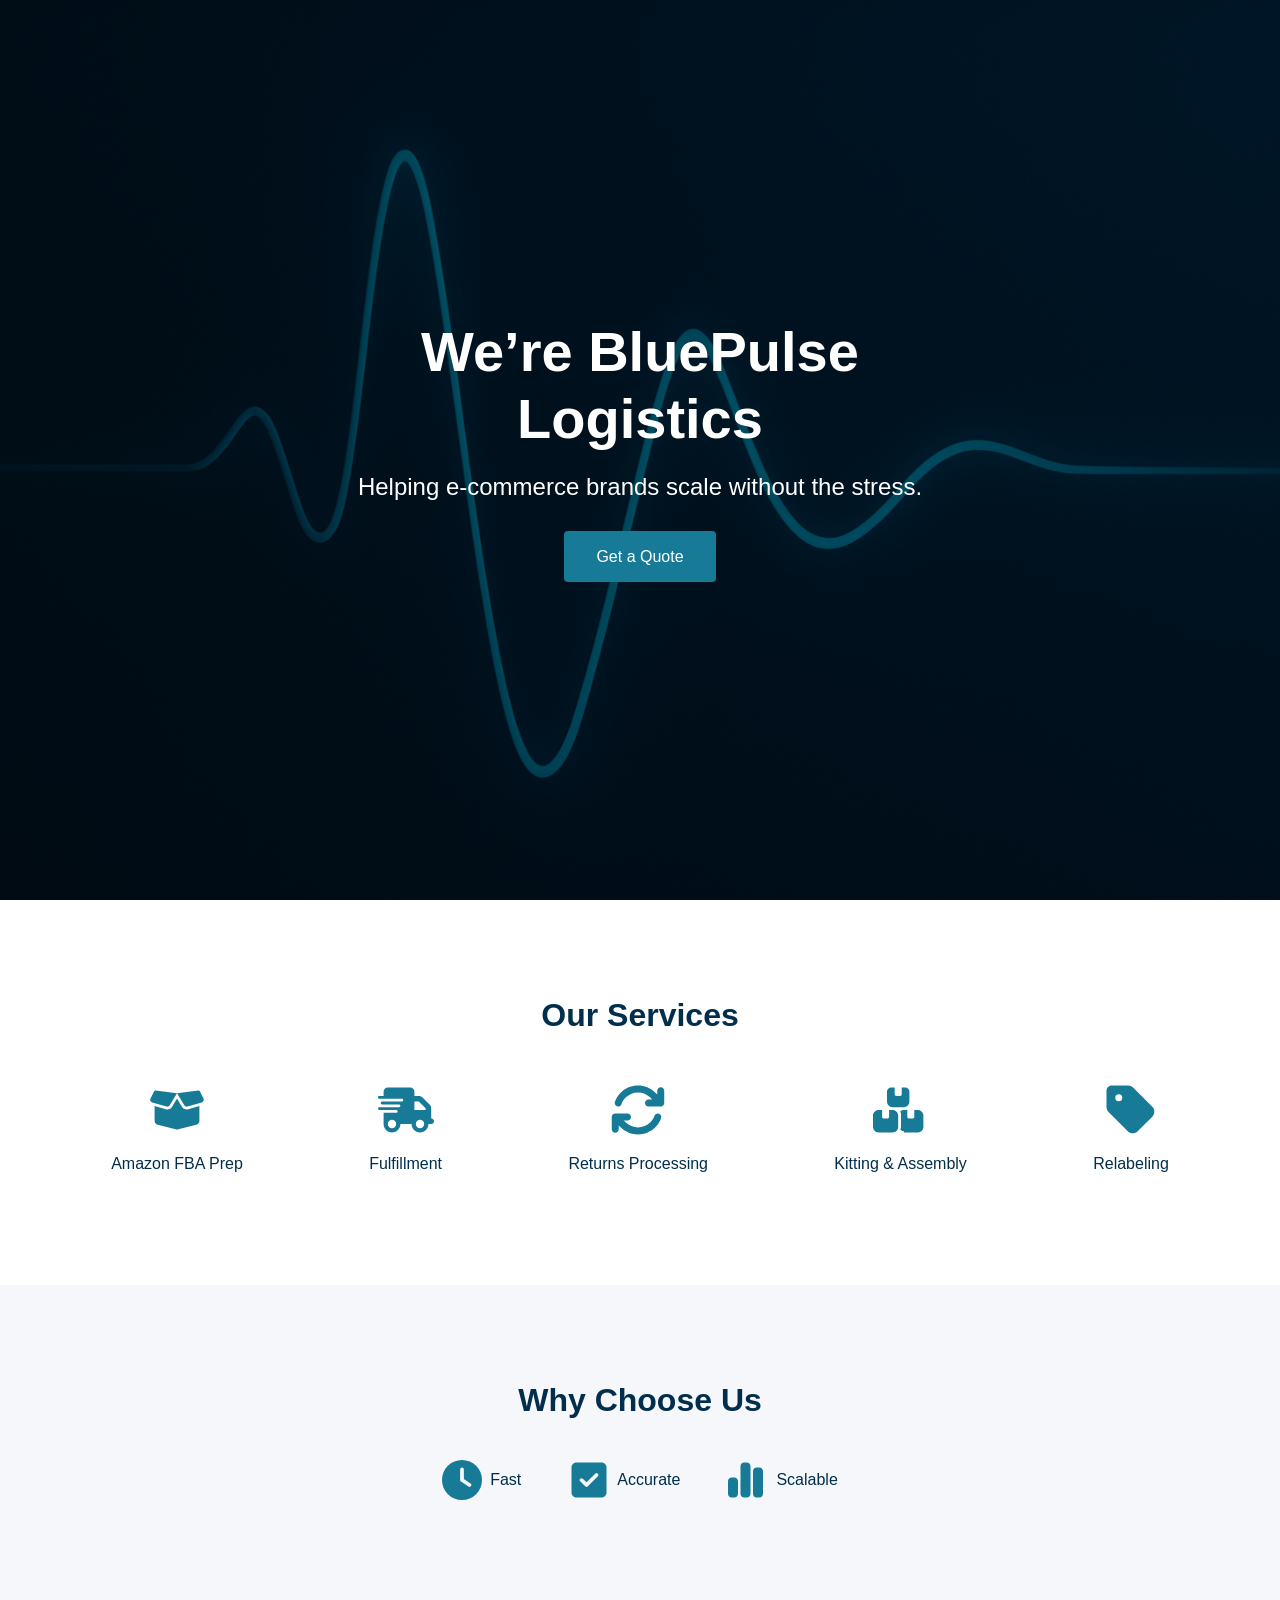
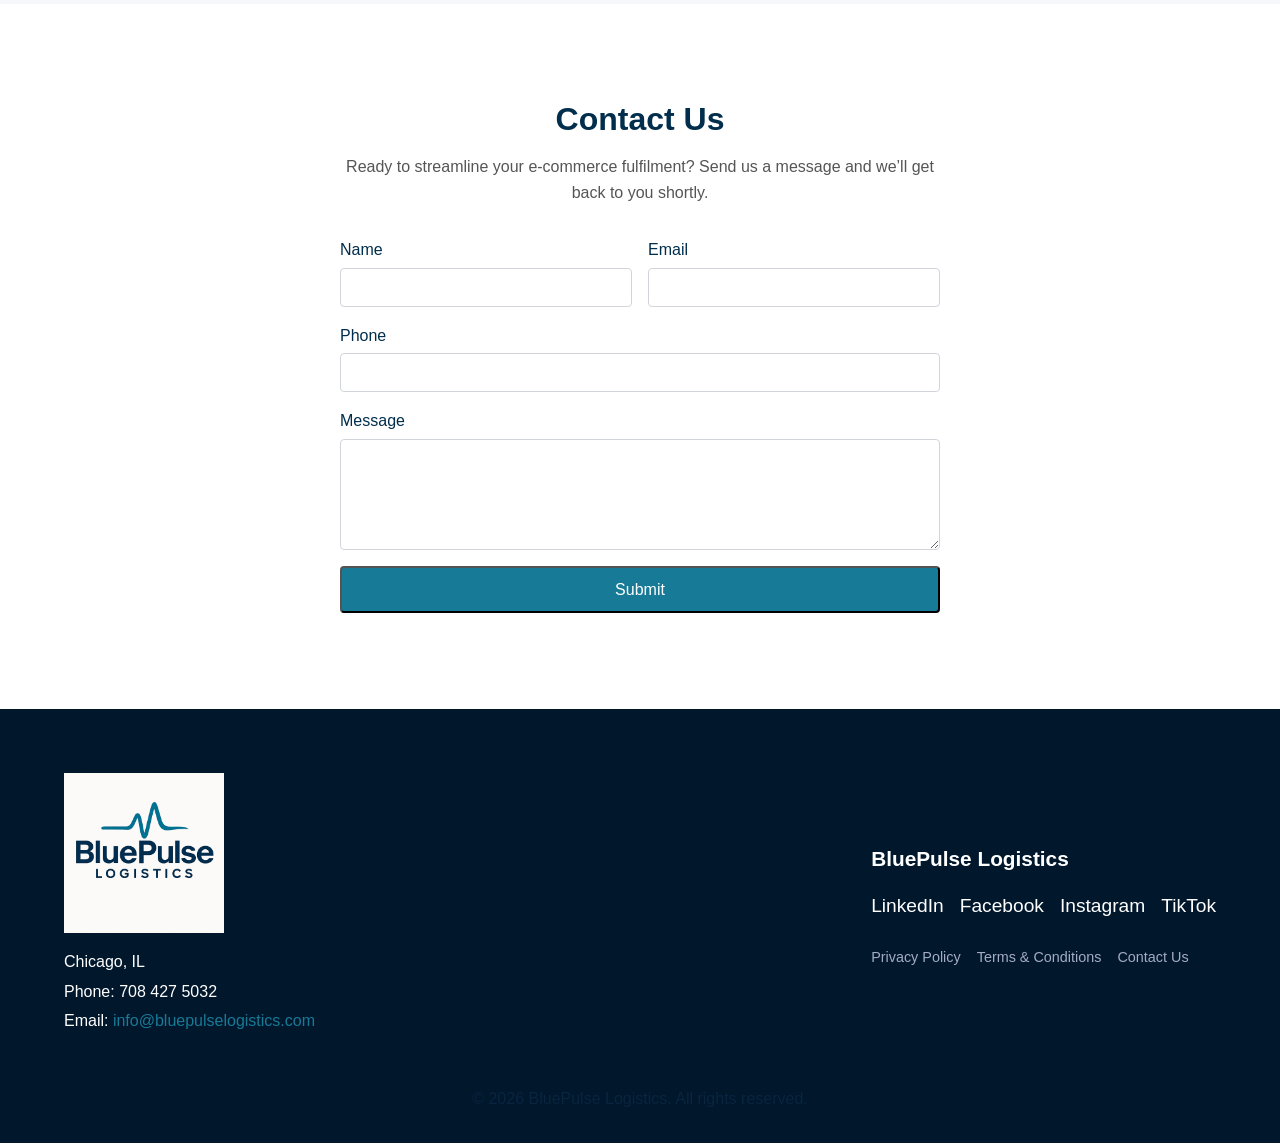
<file: website/index.html>
<!DOCTYPE html>
<html lang="en">
  <head>
    <meta charset="UTF-8" />
    <meta http-equiv="X-UA-Compatible" content="IE=edge" />
    <meta name="viewport" content="width=device-width, initial-scale=1.0" />
    <title>BluePulse Logistics | Chicago 3PL Fulfillment</title>
    <!--
      Basic SEO metadata.  In addition to the title above, include
      description and keyword tags so search engines can properly
      categorize the page.  These values target prospective clients
      searching for fulfilment and 3PL services in the Chicago area.
    -->
    <meta
      name="description"
      content="BluePulse Logistics is a Chicago based 3PL warehouse helping e‑commerce brands scale without the stress. Services include Amazon FBA prep, fulfilment, returns processing, kitting and relabeling."
    />
    <meta
      name="keywords"
      content="Chicago 3PL, e‑commerce fulfilment, Amazon prep, 3PL warehouse, BluePulse Logistics"
    />
    <!-- Link to our stylesheet -->
    <link rel="stylesheet" href="styles.css" />
    <style>
      /* Footer legal links */
      .footer-links {
        display: flex;
        flex-wrap: wrap;
        gap: 1rem;
        margin-top: 0.5rem;
      }
      .footer-links a {
        color: #a3acc2;
        font-size: 0.9rem;
        transition: color 0.3s ease;
      }
      .footer-links a:hover {
        color: var(--secondary-color);
      }
    </style>
  </head>
  <body>
    <!-- Hero Section -->
    <header class="hero" id="home">
      <div class="overlay"></div>
      <div class="hero-content">
        <!-- Removed rocket emoji from heading to keep the focus on the brand name -->
        <h1>We’re BluePulse Logistics</h1>
        <p>Helping e‑commerce brands scale without the stress.</p>
        <a href="index.html#contact" class="btn-primary">Get a Quote</a>
      </div>
    </header>

    <!-- Services Section -->
    <section id="services" class="services">
      <div class="container">
        <h2>Our Services</h2>
        <div class="services-grid">
          <!-- Each service item uses an inline SVG to ensure consistent sizing and colouring.  The
               paths are sourced from Font Awesome free icons and set to inherit the
               current colour via the fill attribute on the <path> element. -->
          <div class="service-item">
            <span class="service-icon">
              <svg aria-hidden="true" focusable="false" viewBox="0 0 640 512">
                <!-- box-open icon for Amazon FBA prep -->
                <path d="M58.9 42.1c3-6.1 9.6-9.6 16.3-8.7L320 64 564.8 33.4c6.7-.8 13.3 2.7 16.3 8.7l41.7 83.4c9 17.9-.6 39.6-19.8 45.1L439.6 217.3c-13.9 4-28.8-1.9-36.2-14.3L320 64 236.6 203c-7.4 12.4-22.3 18.3-36.2 14.3L37.1 170.6c-19.3-5.5-28.8-27.2-19.8-45.1L58.9 42.1zM321.1 128l54.9 91.4c14.9 24.8 44.6 36.6 72.5 28.6L576 211.6l0 167c0 22-15 41.2-36.4 46.6l-204.1 51c-10.2 2.6-20.9 2.6-31 0l-204.1-51C79 419.7 64 400.5 64 378.5l0-167L191.6 248c27.8 8 57.6-3.8 72.5-28.6L318.9 128l2.2 0z" />
              </svg>
            </span>
            <h3>Amazon FBA Prep</h3>
          </div>
          <div class="service-item">
            <span class="service-icon">
              <svg aria-hidden="true" focusable="false" viewBox="0 0 640 512">
                <!-- truck-fast icon for Fulfilment -->
                <path d="M112 0C85.5 0 64 21.5 64 48l0 48L16 96c-8.8 0-16 7.2-16 16s7.2 16 16 16l48 0 208 0c8.8 0 16 7.2 16 16s-7.2 16-16 16L64 160l-16 0c-8.8 0-16 7.2-16 16s7.2 16 16 16l16 0 176 0c8.8 0 16 7.2 16 16s-7.2 16-16 16L64 224l-48 0c-8.8 0-16 7.2-16 16s7.2 16 16 16l48 0 144 0c8.8 0 16 7.2 16 16s-7.2 16-16 16L64 288l0 128c0 53 43 96 96 96s96-43 96-96l128 0c0 53 43 96 96 96s96-43 96-96l32 0c17.7 0 32-14.3 32-32s-14.3-32-32-32l0-64 0-32 0-18.7c0-17-6.7-33.3-18.7-45.3L512 114.7c-12-12-28.3-18.7-45.3-18.7L416 96l0-48c0-26.5-21.5-48-48-48L112 0zM544 237.3l0 18.7-128 0 0-96 50.7 0L544 237.3zM160 368a48 48 0 1 1 0 96 48 48 0 1 1 0-96zm272 48a48 48 0 1 1 96 0 48 48 0 1 1 -96 0z" />
              </svg>
            </span>
            <h3>Fulfillment</h3>
          </div>
          <div class="service-item">
            <span class="service-icon">
              <svg aria-hidden="true" focusable="false" viewBox="0 0 512 512">
                <!-- arrows-rotate icon for Returns Processing -->
                <path d="M105.1 202.6c7.7-21.8 20.2-42.3 37.8-59.8c62.5-62.5 163.8-62.5 226.3 0L386.3 160 352 160c-17.7 0-32 14.3-32 32s14.3 32 32 32l111.5 0c0 0 0 0 0 0l.4 0c17.7 0 32-14.3 32-32l0-112c0-17.7-14.3-32-32-32s-32 14.3-32 32l0 35.2L414.4 97.6c-87.5-87.5-229.3-87.5-316.8 0C73.2 122 55.6 150.7 44.8 181.4c-5.9 16.7 2.9 34.9 19.5 40.8s34.9-2.9 40.8-19.5zM39 289.3c-5 1.5-9.8 4.2-13.7 8.2c-4 4-6.7 8.8-8.1 14c-.3 1.2-.6 2.5-.8 3.8c-.3 1.7-.4 3.4-.4 5.1L16 432c0 17.7 14.3 32 32 32s32-14.3 32-32l0-35.1 17.6 17.5c0 0 0 0 0 0c87.5 87.4 229.3 87.4 316.7 0c24.4-24.4 42.1-53.1 52.9-83.8c5.9-16.7-2.9-34.9-19.5-40.8s-34.9 2.9-40.8 19.5c-7.7 21.8-20.2 42.3-37.8 59.8c-62.5 62.5-163.8 62.5-226.3 0l-.1-.1L125.6 352l34.4 0c17.7 0 32-14.3 32-32s-14.3-32-32-32L48.4 288c-1.6 0-3.2 .1-4.8 .3s-3.1 .5-4.6 1z" />
              </svg>
            </span>
            <h3>Returns Processing</h3>
          </div>
          <div class="service-item">
            <span class="service-icon">
              <svg aria-hidden="true" focusable="false" viewBox="0 0 640 512">
                <!-- boxes-stacked icon for Kitting & Assembly -->
                <path d="M248 0L208 0c-26.5 0-48 21.5-48 48v112c0 35.3 28.7 64 64 64h128c35.3 0 64-28.7 64-64V48c0-26.5-21.5-48-48-48h-40v80c0 8.8-7.2 16-16 16h-48c-8.8 0-16-7.2-16-16V0zM64 256c-35.3 0-64 28.7-64 64V448c0 35.3 28.7 64 64 64h160c35.3 0 64-28.7 64-64V320c0-35.3-28.7-64-64-64h-40v80c0 8.8-7.2 16-16 16h-48c-8.8 0-16-7.2-16-16v-80H64zm288 256h160c35.3 0 64-28.7 64-64V320c0-35.3-28.7-64-64-64h-40v80c0 8.8-7.2 16-16 16h-48c-8.8 0-16-7.2-16-16v-80h-40c-15 0-28.8 5.1-39.7 13.8c4.9 10.4 7.7 22 7.7 34.2V448c0 12.2-2.8 23.8-7.7 34.2c10.9 8.7 24.7 13.8 39.7 13.8z" />
              </svg>
            </span>
            <h3>Kitting &amp; Assembly</h3>
          </div>
          <div class="service-item">
            <span class="service-icon">
              <svg aria-hidden="true" focusable="false" viewBox="0 0 448 512">
                <!-- tag icon for Relabeling -->
                <path d="M0 80L0 229.5c0 17 6.7 33.3 18.7 45.3l176 176c25 25 65.5 25 90.5 0L418.7 317.3c25-25 25-65.5 0-90.5l-176-176c-12-12-28.3-18.7-45.3-18.7L48 32C21.5 32 0 53.5 0 80zm112 32a32 32 0 1 1 0 64 32 32 0 1 1 0-64z" />
              </svg>
            </span>
            <h3>Relabeling</h3>
          </div>
        </div>
      </div>
    </section>

    <!-- Why Choose Us Section -->
    <section id="why" class="why">
      <div class="container">
        <h2>Why Choose Us</h2>
        <div class="why-grid">
          <!-- Each item pairs a compact SVG icon with a short descriptor.  Icons
               are inline so they can inherit the accent colour via CSS. -->
          <div class="why-item">
            <span class="why-icon">
              <svg aria-hidden="true" focusable="false" viewBox="0 0 512 512">
                <!-- clock icon for Fast -->
                <path d="M256 0a256 256 0 1 1 0 512A256 256 0 1 1 256 0zM232 120v136c0 8 4 15.5 10.7 20l96 64c11 7.4 25.9 4.4 33.3-6.7s4.4-25.9-6.7-33.3L280 243.2V120c0-13.3-10.7-24-24-24s-24 10.7-24 24z" />
              </svg>
            </span>
            <h3>Fast</h3>
          </div>
          <div class="why-item">
            <span class="why-icon">
              <svg aria-hidden="true" focusable="false" viewBox="0 0 448 512">
                <!-- square-check icon for Accurate -->
                <path d="M64 32C28.7 32 0 60.7 0 96V416c0 35.3 28.7 64 64 64h320c35.3 0 64-28.7 64-64V96c0-35.3-28.7-64-64-64H64zm273 177L209 337c-9.4 9.4-24.6 9.4-33.9 0l-64-64c-9.4-9.4-9.4-24.6 0-33.9s24.6-9.4 33.9 0l47 47L303 175c9.4-9.4 24.6-9.4 33.9 0s9.4 24.6 0 33.9z" />
              </svg>
            </span>
            <h3>Accurate</h3>
          </div>
          <div class="why-item">
            <span class="why-icon">
              <svg aria-hidden="true" focusable="false" viewBox="0 0 512 512">
                <!-- chart-simple icon for Scalable -->
                <path d="M160 80c0-26.5 21.5-48 48-48h32c26.5 0 48 21.5 48 48v352c0 26.5-21.5 48-48 48h-32c-26.5 0-48-21.5-48-48V80zm-160 192c0-26.5 21.5-48 48-48h32c26.5 0 48 21.5 48 48v160c0 26.5-21.5 48-48 48H48c-26.5 0-48-21.5-48-48V272zm368-176h32c26.5 0 48 21.5 48 48v288c0 26.5-21.5 48-48 48h-32c-26.5 0-48-21.5-48-48V144c0-26.5 21.5-48 48-48z" />
              </svg>
            </span>
            <h3>Scalable</h3>
          </div>
        </div>
      </div>
    </section>

    <!-- Contact Section -->
    <section id="contact" class="contact">
      <div class="container">
        <h2>Contact Us</h2>
        <p>
          Ready to streamline your e‑commerce fulfilment? Send us a message and
          we’ll get back to you shortly.
        </p>
        <form method='POST' name='contact'>
          <!-- Netlify form settings: include hidden form name and honeypot field for spam prevention -->
          <input type="hidden" name="form-name" value="contact" />
          <p hidden>
            <label>Don’t fill this out: <input name="bot-field" /></label>
          </p>
          <div class="form-row">
            <div class="form-group">
              <label for="name">Name</label>
              <input type="text" id="name" name="name" required />
            </div>
            <div class="form-group">
              <label for="email">Email</label>
              <input type="email" id="email" name="email" required />
            </div>
          </div>
          <div class="form-group">
            <label for="phone">Phone</label>
            <input type="tel" id="phone" name="phone" />
          </div>
          <div class="form-group">
            <label for="message">Message</label>
            <textarea
              id="message"
              name="message"
              rows="5"
              required
            ></textarea>
          </div>
          <button type="submit" class="btn-primary">Submit</button>
        </form>
      </div>
    </section>

    <!-- Footer -->
    <footer class="footer">
      <div class="container footer-flex">
        <div class="footer-left">
          <img src="assets/logo.png" alt="BluePulse Logistics logo" />
          <p>Chicago, IL</p>
          <!-- Updated phone number per client request -->
          <p>Phone: 708 427 5032</p>
          <!-- Added email address -->
          <p>Email: <a href="mailto:info@bluepulselogistics.com">info@bluepulselogistics.com</a></p>
        </div>
        <div class="footer-right">
          <a href="index.html#home" class="footer-logo">BluePulse Logistics</a>
          <div class="social-links">
            <a href="index.html#" aria-label="LinkedIn">LinkedIn</a>
            <a href="index.html#" aria-label="Facebook">Facebook</a>
            <!-- Added Instagram link -->
            <a href="https://www.instagram.com/bluepulselogistics?igsh=MWE3aXNuZzh0MmhoZA%3D%3D&utm_source=qr" aria-label="Instagram">Instagram</a>
            <!-- Added TikTok link -->
            <a href="https://www.tiktok.com/@bluepulselogistics?_t=ZT-8zLG9kw2bE5&_r=1" aria-label="TikTok">TikTok</a>
          </div>
          <div class="footer-links">
            <a href="privacy-policy.html">Privacy Policy</a>
            <a href="terms-and-conditions.html">Terms &amp; Conditions</a>
            <a href="contact-us.html">Contact Us</a>
          </div>
        </div>
      </div>
      <div class="copyright">
        <p>&copy; <span id="year"></span> BluePulse Logistics. All rights reserved.</p>
      </div>
    </footer>

    <!-- Small script to insert current year in the footer -->
    <script>
      document.getElementById('year').textContent = new Date().getFullYear();
    </script>
  
</body>
</html>
</file>
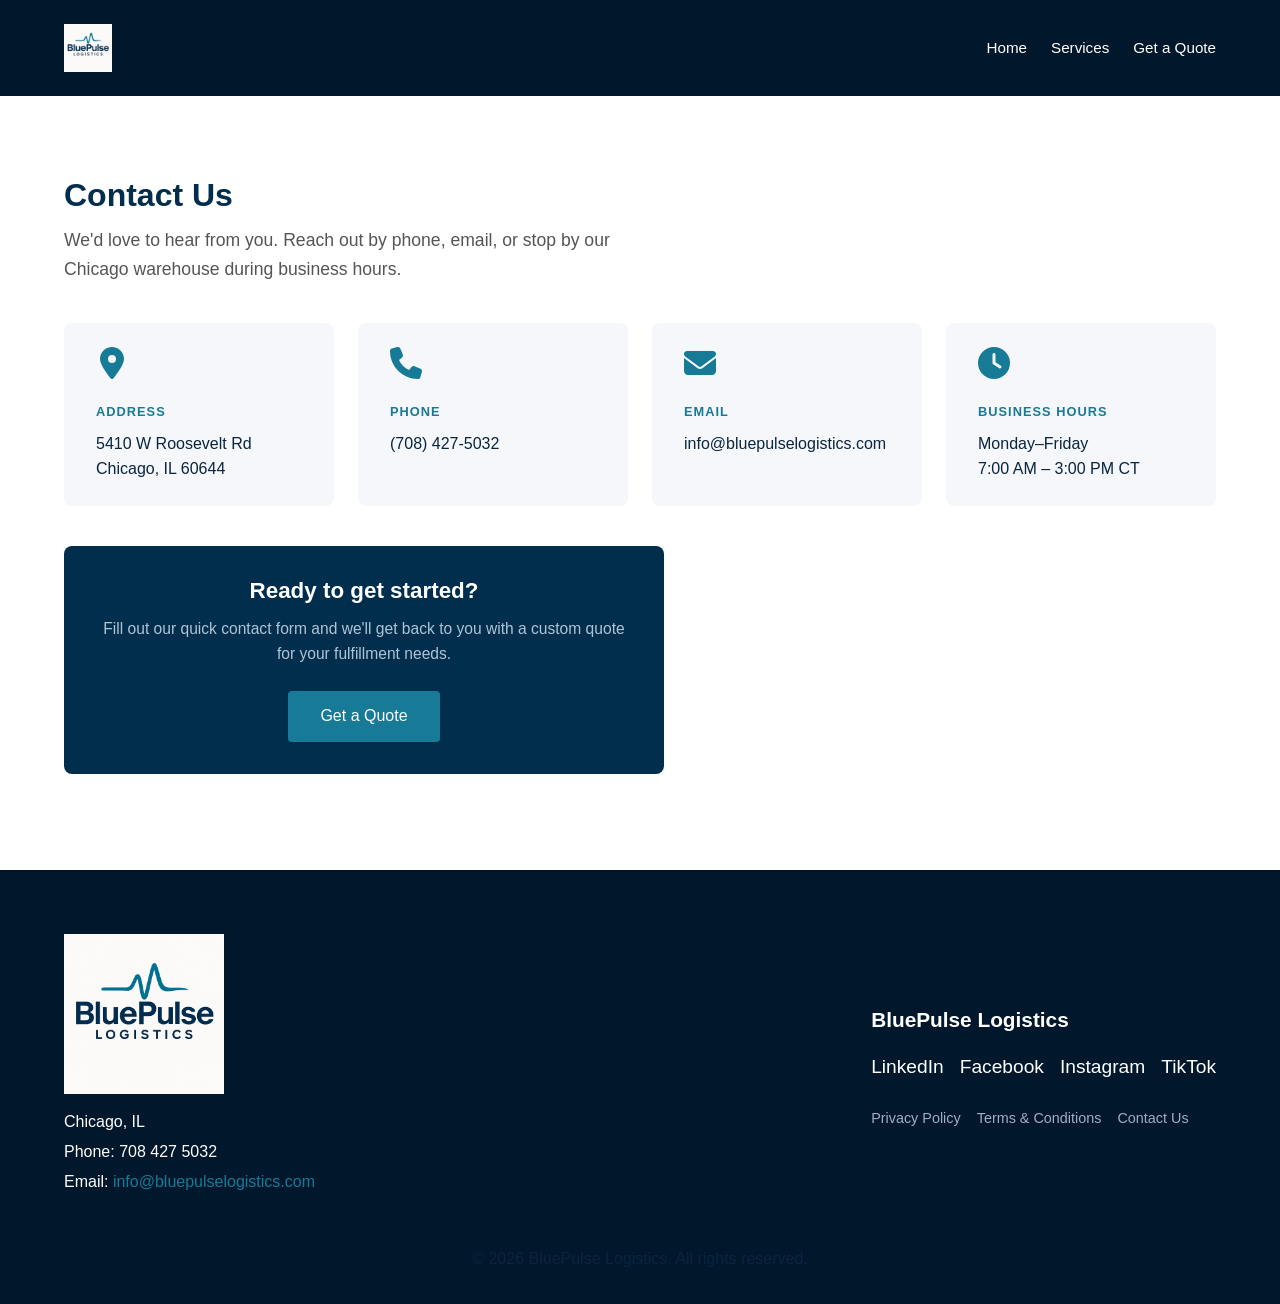
<file: website/contact-us.html>
<!DOCTYPE html>
<html lang="en">
  <head>
    <meta charset="UTF-8" />
    <meta http-equiv="X-UA-Compatible" content="IE=edge" />
    <meta name="viewport" content="width=device-width, initial-scale=1.0" />
    <title>Contact Us | BluePulse Logistics</title>
    <meta
      name="description"
      content="Get in touch with BluePulse Logistics LLC — Chicago's 3PL fulfillment partner. Located at 5410 W Roosevelt Rd, Chicago, IL 60644."
    />
    <link rel="stylesheet" href="styles.css" />
    <style>
      /* Inner page header */
      .page-header {
        background-color: var(--primary-dark);
        padding: 1rem 0;
      }
      .page-header .container {
        display: flex;
        align-items: center;
        justify-content: space-between;
        padding-top: 0.5rem;
        padding-bottom: 0.5rem;
      }
      .header-logo-link img {
        max-height: 48px;
        display: block;
      }
      .page-nav {
        display: flex;
        gap: 1.5rem;
      }
      .page-nav a {
        color: var(--light);
        font-weight: 500;
        font-size: 0.95rem;
      }
      .page-nav a:hover {
        color: var(--secondary-color);
      }

      /* Inner page content */
      .inner-page {
        padding: 3rem 0 4rem;
        background-color: var(--light);
      }
      .inner-page h1 {
        font-size: 2rem;
        color: var(--primary-color);
        margin-bottom: 0.75rem;
      }
      .inner-page .page-intro {
        font-size: 1.1rem;
        color: #555;
        margin-bottom: 2.5rem;
        max-width: 600px;
      }

      /* Contact cards */
      .contact-cards {
        display: flex;
        flex-wrap: wrap;
        gap: 1.5rem;
        margin-bottom: 2.5rem;
      }
      .contact-card {
        background-color: #f5f7fa;
        border-radius: 8px;
        padding: 1.5rem 2rem;
        flex: 1;
        min-width: 220px;
        display: flex;
        flex-direction: column;
        gap: 0.5rem;
      }
      .contact-card .card-icon {
        color: var(--secondary-color);
        margin-bottom: 0.5rem;
      }
      .contact-card .card-icon svg {
        width: 2rem;
        height: 2rem;
        fill: currentColor;
      }
      .contact-card .card-label {
        font-size: 0.8rem;
        font-weight: 700;
        text-transform: uppercase;
        letter-spacing: 0.08em;
        color: var(--secondary-color);
        margin-bottom: 0;
      }
      .contact-card .card-value {
        font-size: 1rem;
        color: var(--text-dark);
        font-weight: 500;
        margin-bottom: 0;
      }
      .contact-card a {
        color: var(--text-dark);
        font-weight: 500;
      }
      .contact-card a:hover {
        color: var(--secondary-color);
      }

      /* Quote CTA */
      .quote-cta {
        background-color: var(--primary-color);
        border-radius: 8px;
        padding: 2rem 2rem;
        text-align: center;
        max-width: 600px;
      }
      .quote-cta h2 {
        color: var(--light);
        font-size: 1.4rem;
        margin-bottom: 0.75rem;
      }
      .quote-cta p {
        color: #b0c4d8;
        margin-bottom: 1.5rem;
        font-size: 0.975rem;
      }

      /* Footer legal links */
      .footer-links {
        display: flex;
        flex-wrap: wrap;
        gap: 1rem;
        margin-top: 0.5rem;
      }
      .footer-links a {
        color: #a3acc2;
        font-size: 0.9rem;
        transition: color 0.3s ease;
      }
      .footer-links a:hover {
        color: var(--secondary-color);
      }
    </style>
  </head>
  <body>

    <!-- Page Header -->
    <header class="page-header">
      <div class="container">
        <a href="index.html" class="header-logo-link">
          <img src="assets/logo.png" alt="BluePulse Logistics logo" />
        </a>
        <nav class="page-nav">
          <a href="index.html">Home</a>
          <a href="index.html#services">Services</a>
          <a href="index.html#contact">Get a Quote</a>
        </nav>
      </div>
    </header>

    <!-- Contact Content -->
    <main class="inner-page">
      <div class="container">
        <h1>Contact Us</h1>
        <p class="page-intro">
          We'd love to hear from you. Reach out by phone, email, or stop by our Chicago
          warehouse during business hours.
        </p>

        <div class="contact-cards">

          <!-- Address -->
          <div class="contact-card">
            <div class="card-icon">
              <svg aria-hidden="true" focusable="false" viewBox="0 0 384 512">
                <!-- map-pin icon -->
                <path d="M215.7 499.2C267 435 384 279.4 384 192C384 86 298 0 192 0S0 86 0 192c0 87.4 117 243 168.3 307.2c12.3 15.3 35.1 15.3 47.4 0zM192 128a64 64 0 1 1 0 128 64 64 0 1 1 0-128z" />
              </svg>
            </div>
            <span class="card-label">Address</span>
            <span class="card-value">5410 W Roosevelt Rd<br />Chicago, IL 60644</span>
          </div>

          <!-- Phone -->
          <div class="contact-card">
            <div class="card-icon">
              <svg aria-hidden="true" focusable="false" viewBox="0 0 512 512">
                <!-- phone icon -->
                <path d="M164.9 24.6c-7.7-18.6-28-28.5-47.4-23.2l-88 24C12.1 30.2 0 46 0 64C0 311.4 200.6 512 448 512c18 0 33.8-12.1 38.6-29.5l24-88c5.3-19.4-4.6-39.7-23.2-47.4l-96-40c-16.3-6.8-35.2-2.1-46.3 11.6L304.7 368C234.3 334.7 177.3 277.7 144 207.3L193.3 167c13.7-11.2 18.4-30 11.6-46.3l-40-96z" />
              </svg>
            </div>
            <span class="card-label">Phone</span>
            <a class="card-value" href="tel:+17084275032">(708) 427-5032</a>
          </div>

          <!-- Email -->
          <div class="contact-card">
            <div class="card-icon">
              <svg aria-hidden="true" focusable="false" viewBox="0 0 512 512">
                <!-- envelope icon -->
                <path d="M48 64C21.5 64 0 85.5 0 112c0 15.1 7.1 29.3 19.2 38.4L236.8 313.6c11.4 8.5 27 8.5 38.4 0L492.8 150.4c12.1-9.1 19.2-23.3 19.2-38.4c0-26.5-21.5-48-48-48L48 64zM0 176L0 384c0 35.3 28.7 64 64 64l384 0c35.3 0 64-28.7 64-64l0-208L294.4 339.2c-22.8 17.1-54 17.1-76.8 0L0 176z" />
              </svg>
            </div>
            <span class="card-label">Email</span>
            <a class="card-value" href="mailto:info@bluepulselogistics.com">info@bluepulselogistics.com</a>
          </div>

          <!-- Hours -->
          <div class="contact-card">
            <div class="card-icon">
              <svg aria-hidden="true" focusable="false" viewBox="0 0 512 512">
                <!-- clock icon -->
                <path d="M256 0a256 256 0 1 1 0 512A256 256 0 1 1 256 0zM232 120v136c0 8 4 15.5 10.7 20l96 64c11 7.4 25.9 4.4 33.3-6.7s4.4-25.9-6.7-33.3L280 243.2V120c0-13.3-10.7-24-24-24s-24 10.7-24 24z" />
              </svg>
            </div>
            <span class="card-label">Business Hours</span>
            <span class="card-value">Monday–Friday<br />7:00 AM – 3:00 PM CT</span>
          </div>

        </div>

        <!-- Get a Quote CTA -->
        <div class="quote-cta">
          <h2>Ready to get started?</h2>
          <p>Fill out our quick contact form and we'll get back to you with a custom quote for your fulfillment needs.</p>
          <a href="index.html#contact" class="btn-primary">Get a Quote</a>
        </div>

      </div>
    </main>

    <!-- Footer -->
    <footer class="footer">
      <div class="container footer-flex">
        <div class="footer-left">
          <img src="assets/logo.png" alt="BluePulse Logistics logo" />
          <p>Chicago, IL</p>
          <p>Phone: 708 427 5032</p>
          <p>Email: <a href="mailto:info@bluepulselogistics.com">info@bluepulselogistics.com</a></p>
        </div>
        <div class="footer-right">
          <a href="index.html" class="footer-logo">BluePulse Logistics</a>
          <div class="social-links">
            <a href="contact-us.html#" aria-label="LinkedIn">LinkedIn</a>
            <a href="contact-us.html#" aria-label="Facebook">Facebook</a>
            <a href="https://www.instagram.com/bluepulselogistics?igsh=MWE3aXNuZzh0MmhoZA%3D%3D&utm_source=qr" aria-label="Instagram">Instagram</a>
            <a href="https://www.tiktok.com/@bluepulselogistics?_t=ZT-8zLG9kw2bE5&_r=1" aria-label="TikTok">TikTok</a>
          </div>
          <div class="footer-links">
            <a href="privacy-policy.html">Privacy Policy</a>
            <a href="terms-and-conditions.html">Terms &amp; Conditions</a>
            <a href="contact-us.html">Contact Us</a>
          </div>
        </div>
      </div>
      <div class="copyright">
        <p>&copy; <span id="year"></span> BluePulse Logistics. All rights reserved.</p>
      </div>
    </footer>

    <script>
      document.getElementById('year').textContent = new Date().getFullYear();
    </script>
  
</body>
</html>
</file>
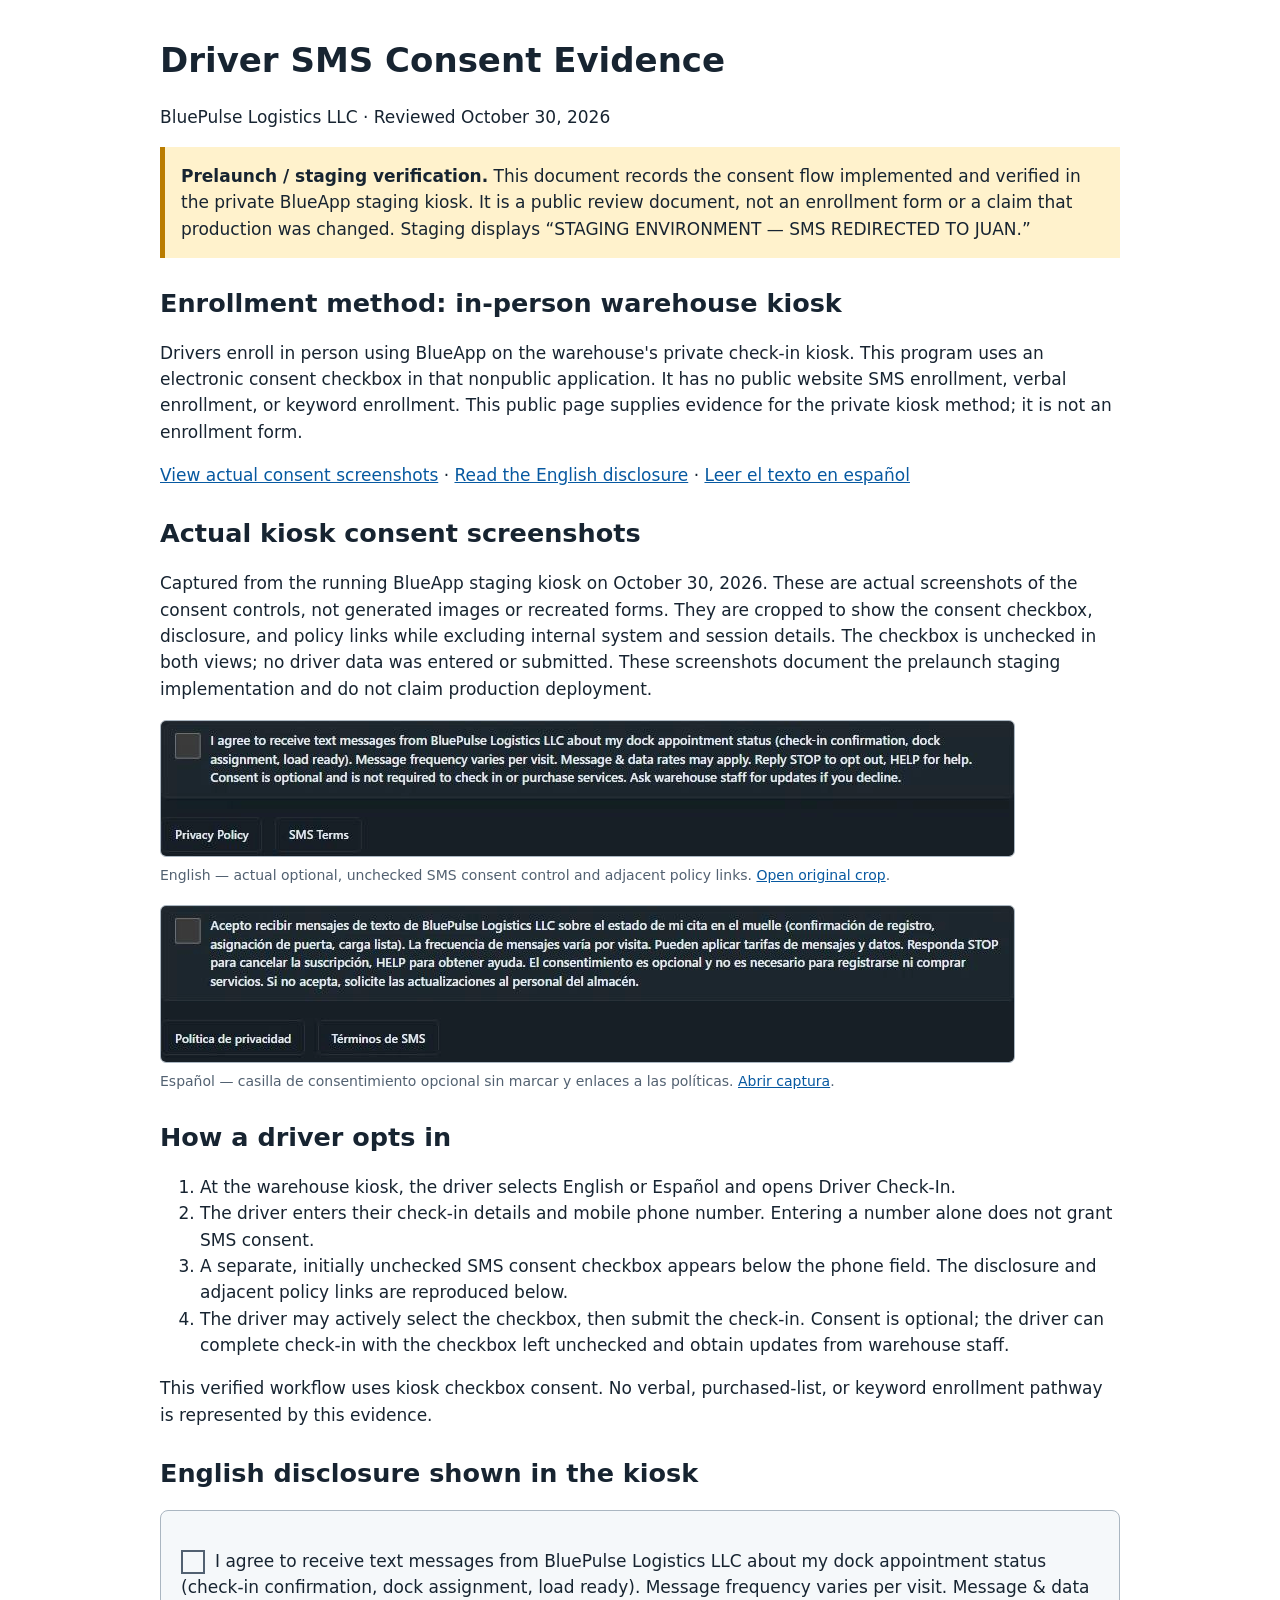
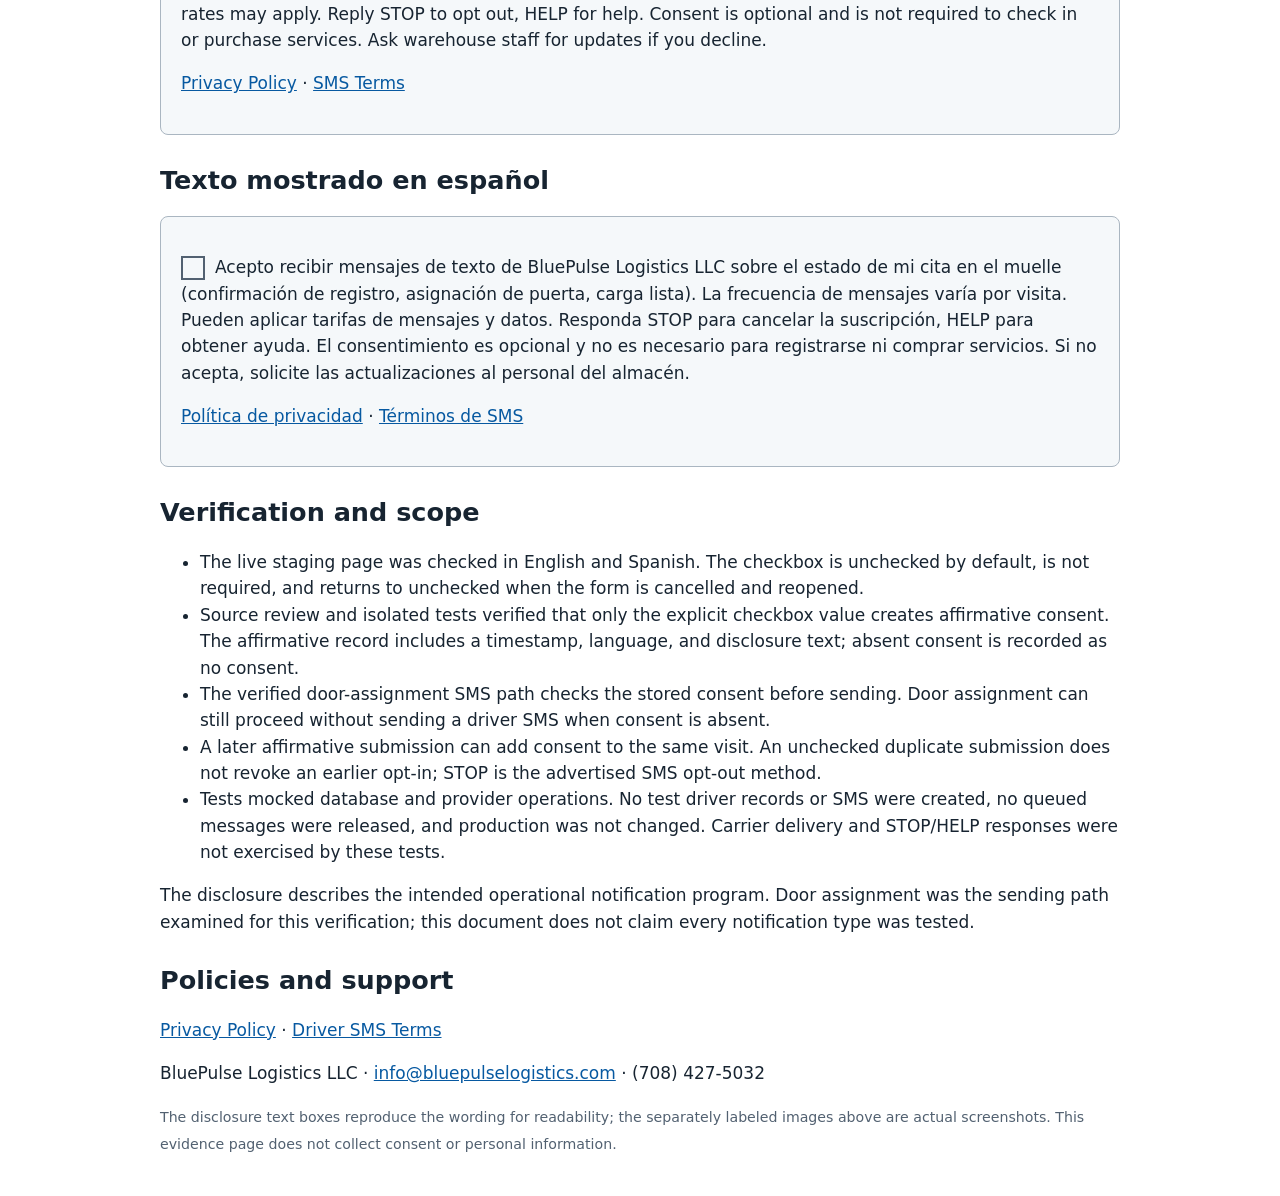
<file: website/driver-sms-consent-evidence.html>
<!doctype html>
<html lang="en"><head><meta charset="utf-8"><meta name="viewport" content="width=device-width,initial-scale=1"><title>BluePulse Logistics — Driver SMS Consent Evidence</title>
<style>body{font:17px/1.55 system-ui,sans-serif;max-width:960px;margin:40px auto;padding:0 24px;color:#172431}h1,h2{line-height:1.2}figure{margin:18px 0}figure img{display:block;max-width:100%;height:auto;border:1px solid #aab6c1;border-radius:6px}figcaption{font-size:14px;color:#526171;margin-top:8px}section{margin:30px 0}.notice{background:#fff2cc;padding:16px;border-left:5px solid #ba7c00}.consent{padding:20px;border:1px solid #aab6c1;border-radius:8px;background:#f5f8fa}.box{display:inline-block;border:2px solid #526171;width:20px;height:20px;vertical-align:middle;margin-right:10px}a{color:#0759a1}small{color:#526171}</style></head><body>
<h1>Driver SMS Consent Evidence</h1><p>BluePulse Logistics LLC · Reviewed October 30, 2026</p>
<p class="notice"><strong>Prelaunch / staging verification.</strong> This document records the consent flow implemented and verified in the private BlueApp staging kiosk. It is a public review document, not an enrollment form or a claim that production was changed. Staging displays “STAGING ENVIRONMENT — SMS REDIRECTED TO JUAN.”</p>
<section><h2>Enrollment method: in-person warehouse kiosk</h2><p>Drivers enroll in person using BlueApp on the warehouse's private check-in kiosk. This program uses an electronic consent checkbox in that nonpublic application. It has no public website SMS enrollment, verbal enrollment, or keyword enrollment. This public page supplies evidence for the private kiosk method; it is not an enrollment form.</p><p><a href="#actual-screenshots">View actual consent screenshots</a> · <a href="#english-disclosure">Read the English disclosure</a> · <a href="#spanish-disclosure">Leer el texto en español</a></p></section>
<section id="actual-screenshots"><h2>Actual kiosk consent screenshots</h2><p>Captured from the running BlueApp staging kiosk on October 30, 2026. These are actual screenshots of the consent controls, not generated images or recreated forms. They are cropped to show the consent checkbox, disclosure, and policy links while excluding internal system and session details. The checkbox is unchecked in both views; no driver data was entered or submitted. These screenshots document the prelaunch staging implementation and do not claim production deployment.</p><figure><a href="assets/kiosk-sms-consent-en-20261030.jpg"><img src="assets/kiosk-sms-consent-en-20261030.jpg" width="853" height="135" alt="Actual English kiosk SMS consent: unchecked optional checkbox, BluePulse disclosure, Privacy Policy and SMS Terms links"></a><figcaption>English — actual optional, unchecked SMS consent control and adjacent policy links. <a href="assets/kiosk-sms-consent-en-20261030.jpg">Open original crop</a>.</figcaption></figure><figure><a href="assets/kiosk-sms-consent-es-20261030.jpg"><img src="assets/kiosk-sms-consent-es-20261030.jpg" alt="Actual Spanish kiosk SMS consent: unchecked optional checkbox, BluePulse disclosure, privacy and SMS terms links"></a><figcaption>Español — casilla de consentimiento opcional sin marcar y enlaces a las políticas. <a href="assets/kiosk-sms-consent-es-20261030.jpg">Abrir captura</a>.</figcaption></figure></section>
<section><h2>How a driver opts in</h2><ol><li>At the warehouse kiosk, the driver selects English or Español and opens Driver Check-In.</li><li>The driver enters their check-in details and mobile phone number. Entering a number alone does not grant SMS consent.</li><li>A separate, initially unchecked SMS consent checkbox appears below the phone field. The disclosure and adjacent policy links are reproduced below.</li><li>The driver may actively select the checkbox, then submit the check-in. Consent is optional; the driver can complete check-in with the checkbox left unchecked and obtain updates from warehouse staff.</li></ol><p>This verified workflow uses kiosk checkbox consent. No verbal, purchased-list, or keyword enrollment pathway is represented by this evidence.</p></section>
<section id="english-disclosure"><h2>English disclosure shown in the kiosk</h2><div class="consent"><p><span class="box" aria-label="Unchecked checkbox"></span>I agree to receive text messages from BluePulse Logistics LLC about my dock appointment status (check-in confirmation, dock assignment, load ready). Message frequency varies per visit. Message &amp; data rates may apply. Reply STOP to opt out, HELP for help. Consent is optional and is not required to check in or purchase services. Ask warehouse staff for updates if you decline.</p><p><a href="privacy-policy.html">Privacy Policy</a> · <a href="terms-and-conditions.html#sms">SMS Terms</a></p></div></section>
<section lang="es" id="spanish-disclosure"><h2>Texto mostrado en español</h2><div class="consent"><p><span class="box" aria-label="Casilla sin marcar"></span>Acepto recibir mensajes de texto de BluePulse Logistics LLC sobre el estado de mi cita en el muelle (confirmación de registro, asignación de puerta, carga lista). La frecuencia de mensajes varía por visita. Pueden aplicar tarifas de mensajes y datos. Responda STOP para cancelar la suscripción, HELP para obtener ayuda. El consentimiento es opcional y no es necesario para registrarse ni comprar servicios. Si no acepta, solicite las actualizaciones al personal del almacén.</p><p><a href="privacy-policy.html">Política de privacidad</a> · <a href="terms-and-conditions.html#sms">Términos de SMS</a></p></div></section>
<section><h2>Verification and scope</h2><ul><li>The live staging page was checked in English and Spanish. The checkbox is unchecked by default, is not required, and returns to unchecked when the form is cancelled and reopened.</li><li>Source review and isolated tests verified that only the explicit checkbox value creates affirmative consent. The affirmative record includes a timestamp, language, and disclosure text; absent consent is recorded as no consent.</li><li>The verified door-assignment SMS path checks the stored consent before sending. Door assignment can still proceed without sending a driver SMS when consent is absent.</li><li>A later affirmative submission can add consent to the same visit. An unchecked duplicate submission does not revoke an earlier opt-in; STOP is the advertised SMS opt-out method.</li><li>Tests mocked database and provider operations. No test driver records or SMS were created, no queued messages were released, and production was not changed. Carrier delivery and STOP/HELP responses were not exercised by these tests.</li></ul><p>The disclosure describes the intended operational notification program. Door assignment was the sending path examined for this verification; this document does not claim every notification type was tested.</p></section>
<section><h2>Policies and support</h2><p><a href="privacy-policy.html">Privacy Policy</a> · <a href="terms-and-conditions.html#sms">Driver SMS Terms</a></p><p>BluePulse Logistics LLC · <a href="mailto:info@bluepulselogistics.com">info@bluepulselogistics.com</a> · (708) 427-5032</p><p><small>The disclosure text boxes reproduce the wording for readability; the separately labeled images above are actual screenshots. This evidence page does not collect consent or personal information.</small></p></section></body></html>
</file>
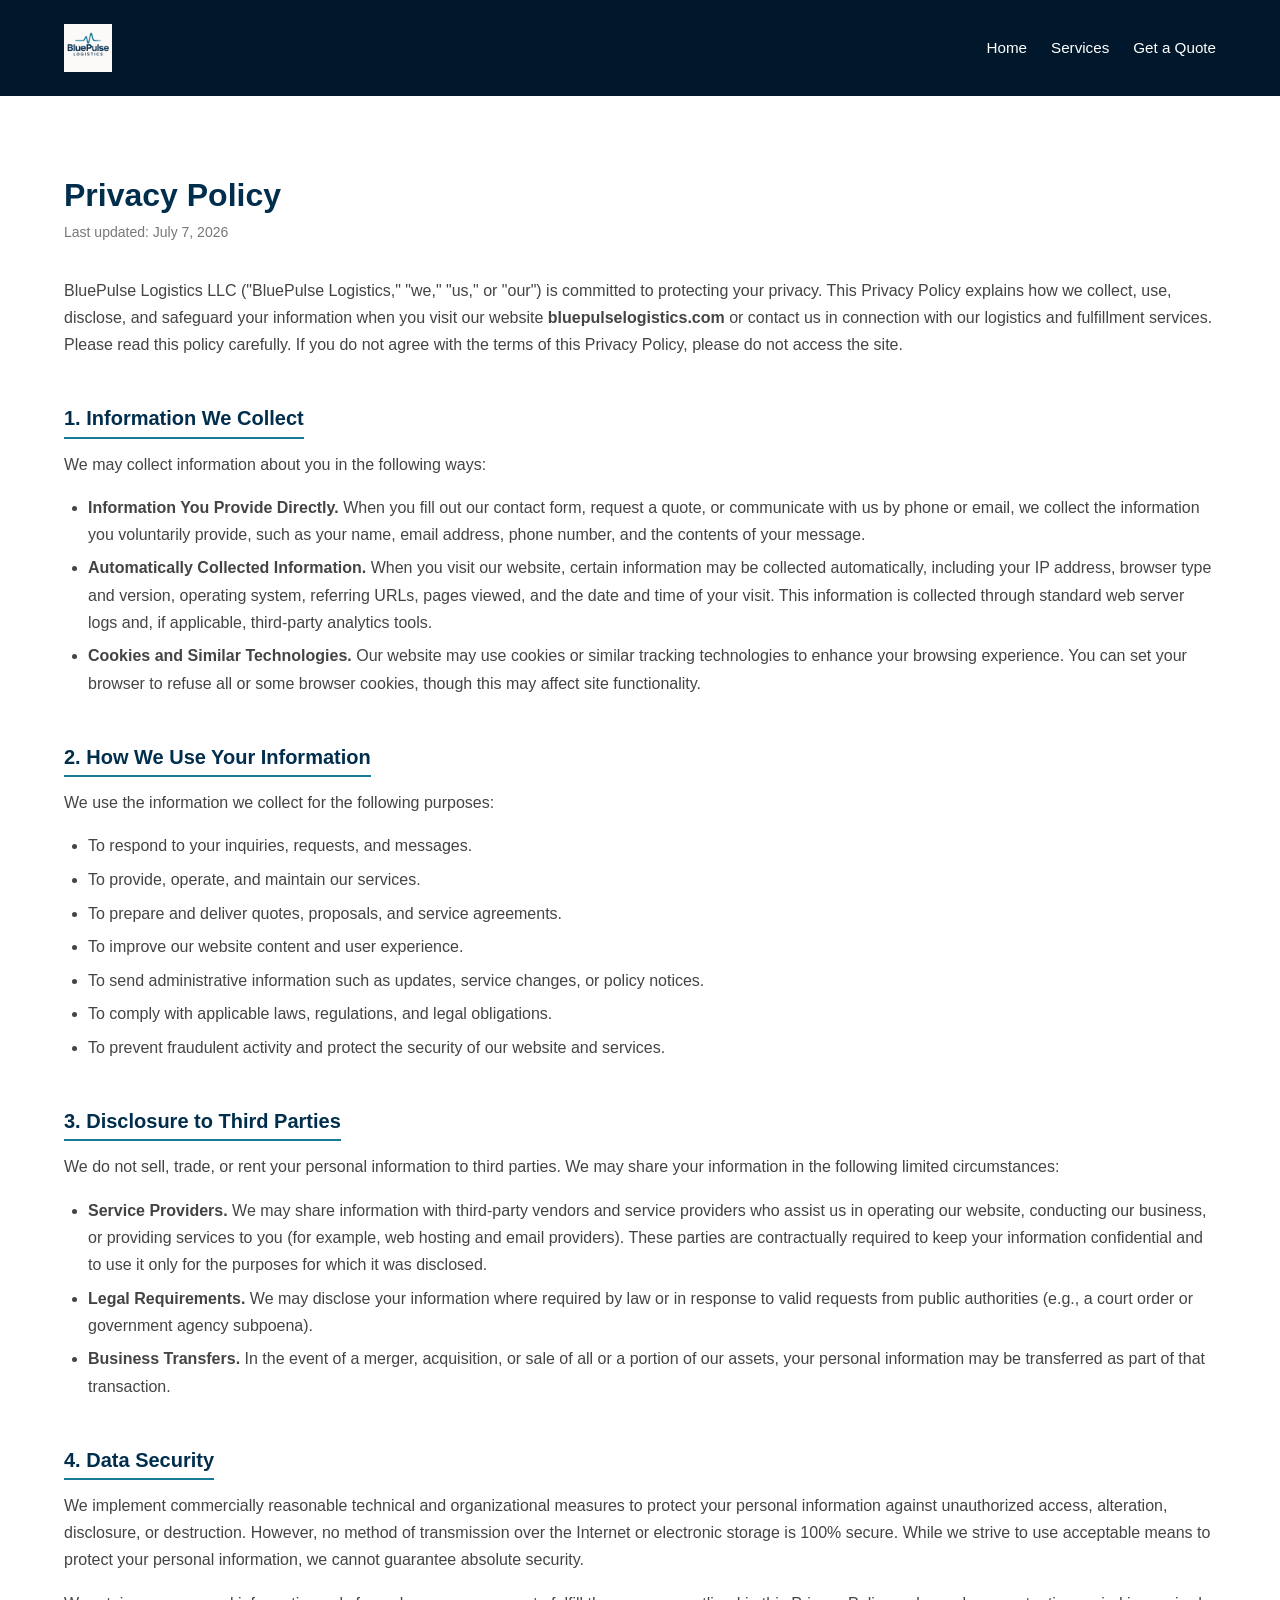
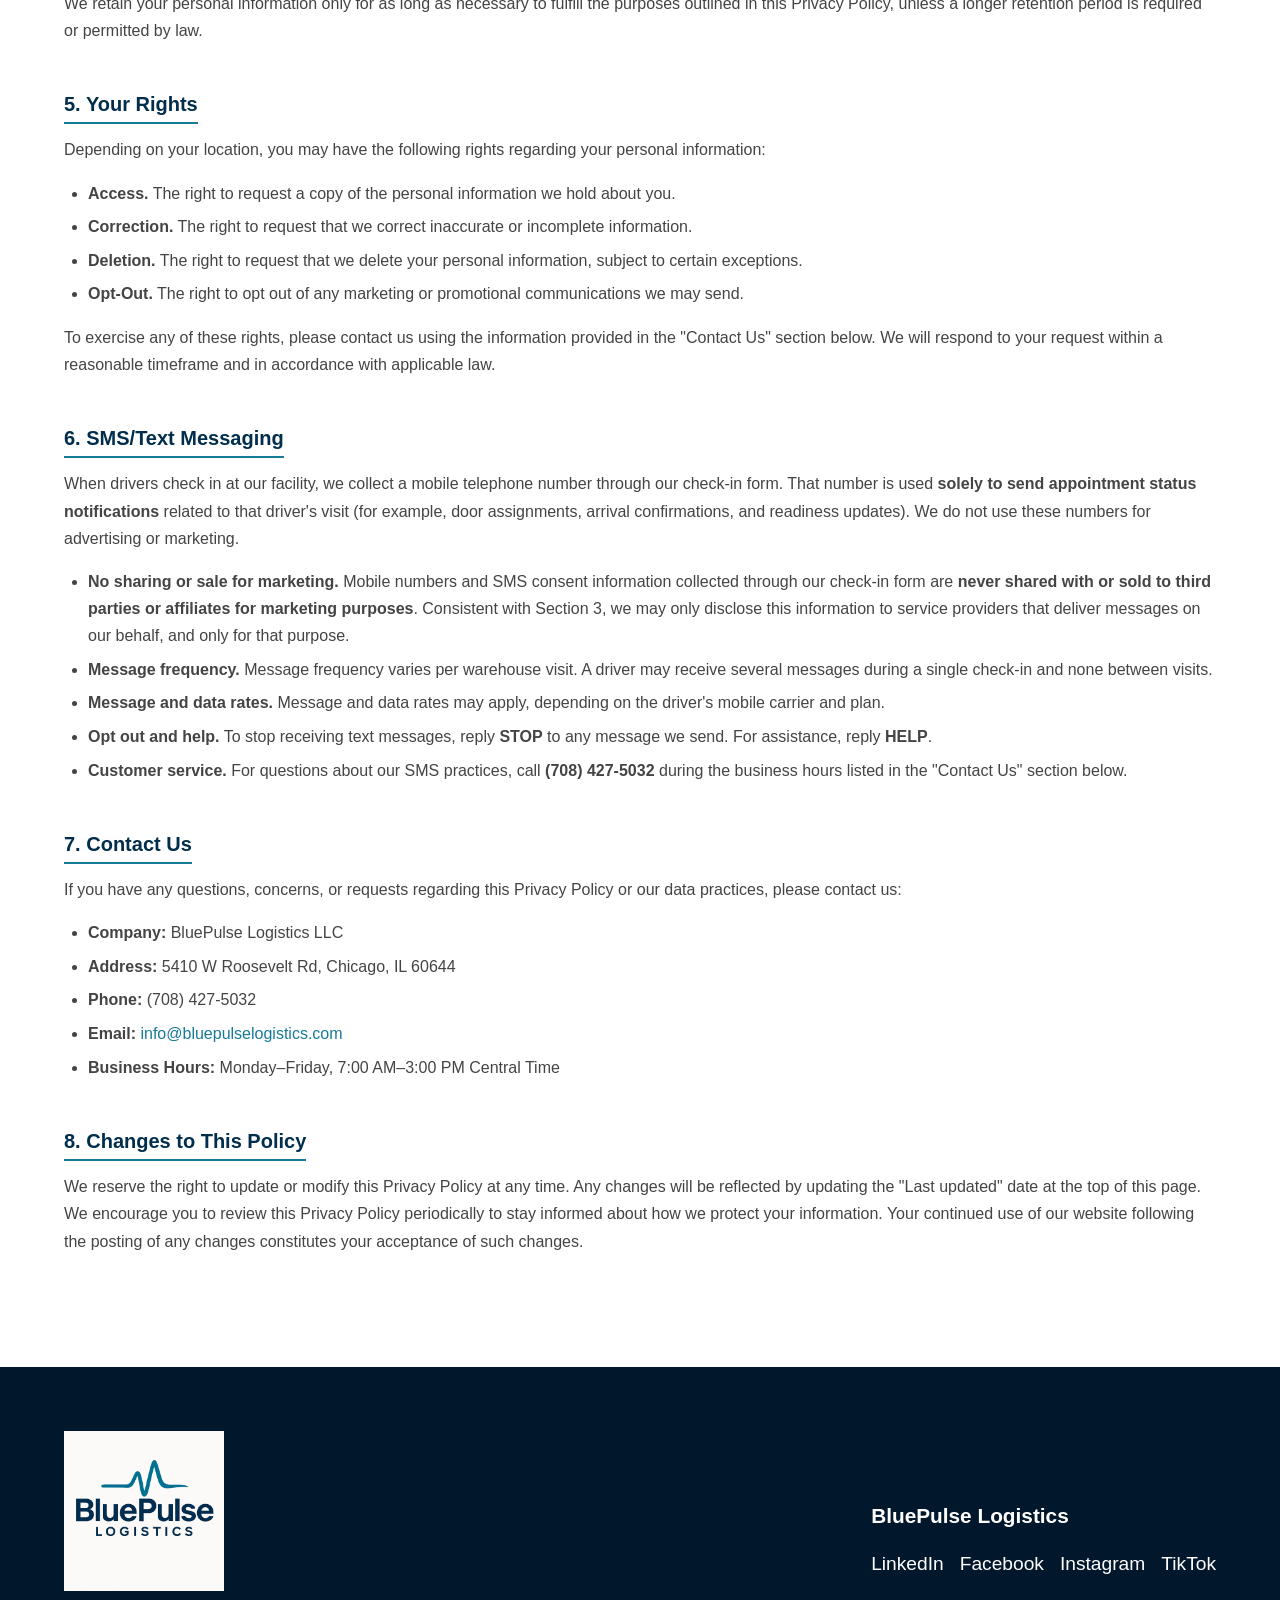
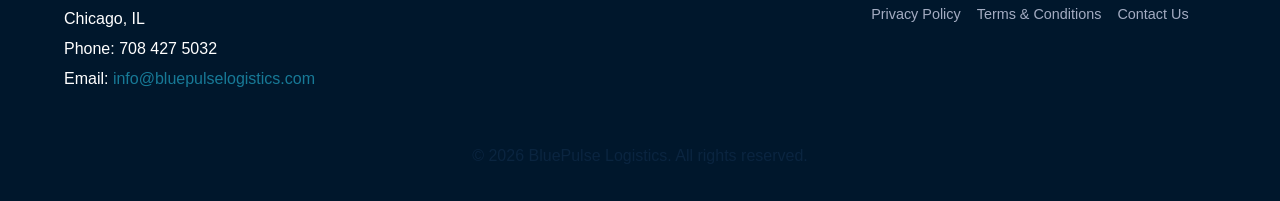
<file: website/privacy-policy.html>
<!DOCTYPE html>
<html lang="en">
  <head>
    <meta charset="UTF-8" />
    <meta http-equiv="X-UA-Compatible" content="IE=edge" />
    <meta name="viewport" content="width=device-width, initial-scale=1.0" />
    <title>Privacy Policy | BluePulse Logistics</title>
    <meta
      name="description"
      content="Privacy Policy for BluePulse Logistics LLC — a Chicago-based 3PL fulfillment company."
    />
    <link rel="stylesheet" href="styles.css" />
    <style>
      /* Inner page header */
      .page-header {
        background-color: var(--primary-dark);
        padding: 1rem 0;
      }
      .page-header .container {
        display: flex;
        align-items: center;
        justify-content: space-between;
        padding-top: 0.5rem;
        padding-bottom: 0.5rem;
      }
      .header-logo-link img {
        max-height: 48px;
        display: block;
      }
      .page-nav {
        display: flex;
        gap: 1.5rem;
      }
      .page-nav a {
        color: var(--light);
        font-weight: 500;
        font-size: 0.95rem;
      }
      .page-nav a:hover {
        color: var(--secondary-color);
      }

      /* Inner page content */
      .inner-page {
        padding: 3rem 0 4rem;
        background-color: var(--light);
      }
      .inner-page h1 {
        font-size: 2rem;
        color: var(--primary-color);
        margin-bottom: 0.4rem;
      }
      .inner-page .last-updated {
        font-size: 0.875rem;
        color: #777;
        margin-bottom: 2rem;
      }
      .inner-page h2 {
        font-size: 1.25rem;
        color: var(--primary-color);
        margin-top: 2rem;
        margin-bottom: 0.75rem;
        padding-bottom: 0.4rem;
        border-bottom: 2px solid var(--secondary-color);
        display: inline-block;
      }
      .inner-page p {
        color: #444;
        margin-bottom: 1rem;
        line-height: 1.7;
      }
      .inner-page ul {
        margin-left: 1.5rem;
        margin-bottom: 1rem;
        color: #444;
        line-height: 1.7;
      }
      .inner-page ul li {
        margin-bottom: 0.4rem;
      }

      /* Footer legal links */
      .footer-links {
        display: flex;
        flex-wrap: wrap;
        gap: 1rem;
        margin-top: 0.5rem;
      }
      .footer-links a {
        color: #a3acc2;
        font-size: 0.9rem;
        transition: color 0.3s ease;
      }
      .footer-links a:hover {
        color: var(--secondary-color);
      }
    </style>
  </head>
  <body>

    <!-- Page Header -->
    <header class="page-header">
      <div class="container">
        <a href="index.html" class="header-logo-link">
          <img src="assets/logo.png" alt="BluePulse Logistics logo" />
        </a>
        <nav class="page-nav">
          <a href="index.html">Home</a>
          <a href="index.html#services">Services</a>
          <a href="index.html#contact">Get a Quote</a>
        </nav>
      </div>
    </header>

    <!-- Privacy Policy Content -->
    <main class="inner-page">
      <div class="container">
        <h1>Privacy Policy</h1>
        <p class="last-updated">Last updated: July 7, 2026</p>

        <p>
          BluePulse Logistics LLC ("BluePulse Logistics," "we," "us," or "our") is committed to protecting
          your privacy. This Privacy Policy explains how we collect, use, disclose, and safeguard your
          information when you visit our website <strong>bluepulselogistics.com</strong> or contact us
          in connection with our logistics and fulfillment services. Please read this policy carefully.
          If you do not agree with the terms of this Privacy Policy, please do not access the site.
        </p>

        <h2>1. Information We Collect</h2>
        <p>We may collect information about you in the following ways:</p>
        <ul>
          <li>
            <strong>Information You Provide Directly.</strong> When you fill out our contact form,
            request a quote, or communicate with us by phone or email, we collect the information
            you voluntarily provide, such as your name, email address, phone number, and the
            contents of your message.
          </li>
          <li>
            <strong>Automatically Collected Information.</strong> When you visit our website, certain
            information may be collected automatically, including your IP address, browser type and
            version, operating system, referring URLs, pages viewed, and the date and time of your
            visit. This information is collected through standard web server logs and, if applicable,
            third-party analytics tools.
          </li>
          <li>
            <strong>Cookies and Similar Technologies.</strong> Our website may use cookies or similar
            tracking technologies to enhance your browsing experience. You can set your browser to
            refuse all or some browser cookies, though this may affect site functionality.
          </li>
        </ul>

        <h2>2. How We Use Your Information</h2>
        <p>We use the information we collect for the following purposes:</p>
        <ul>
          <li>To respond to your inquiries, requests, and messages.</li>
          <li>To provide, operate, and maintain our services.</li>
          <li>To prepare and deliver quotes, proposals, and service agreements.</li>
          <li>To improve our website content and user experience.</li>
          <li>To send administrative information such as updates, service changes, or policy notices.</li>
          <li>To comply with applicable laws, regulations, and legal obligations.</li>
          <li>To prevent fraudulent activity and protect the security of our website and services.</li>
        </ul>

        <h2>3. Disclosure to Third Parties</h2>
        <p>
          We do not sell, trade, or rent your personal information to third parties. We may share your
          information in the following limited circumstances:
        </p>
        <ul>
          <li>
            <strong>Service Providers.</strong> We may share information with third-party vendors and
            service providers who assist us in operating our website, conducting our business, or
            providing services to you (for example, web hosting and email providers). These parties
            are contractually required to keep your information confidential and to use it only for
            the purposes for which it was disclosed.
          </li>
          <li>
            <strong>Legal Requirements.</strong> We may disclose your information where required by
            law or in response to valid requests from public authorities (e.g., a court order or
            government agency subpoena).
          </li>
          <li>
            <strong>Business Transfers.</strong> In the event of a merger, acquisition, or sale of
            all or a portion of our assets, your personal information may be transferred as part of
            that transaction.
          </li>
        </ul>

        <h2>4. Data Security</h2>
        <p>
          We implement commercially reasonable technical and organizational measures to protect your
          personal information against unauthorized access, alteration, disclosure, or destruction.
          However, no method of transmission over the Internet or electronic storage is 100% secure.
          While we strive to use acceptable means to protect your personal information, we cannot
          guarantee absolute security.
        </p>
        <p>
          We retain your personal information only for as long as necessary to fulfill the purposes
          outlined in this Privacy Policy, unless a longer retention period is required or permitted
          by law.
        </p>

        <h2>5. Your Rights</h2>
        <p>
          Depending on your location, you may have the following rights regarding your personal
          information:
        </p>
        <ul>
          <li><strong>Access.</strong> The right to request a copy of the personal information we hold about you.</li>
          <li><strong>Correction.</strong> The right to request that we correct inaccurate or incomplete information.</li>
          <li><strong>Deletion.</strong> The right to request that we delete your personal information, subject to certain exceptions.</li>
          <li><strong>Opt-Out.</strong> The right to opt out of any marketing or promotional communications we may send.</li>
        </ul>
        <p>
          To exercise any of these rights, please contact us using the information provided in the
          "Contact Us" section below. We will respond to your request within a reasonable timeframe
          and in accordance with applicable law.
        </p>

        <h2>6. SMS/Text Messaging</h2>
        <p>
          When drivers check in at our facility, we collect a mobile telephone number
          through our check-in form. That number is used <strong>solely to send
          appointment status notifications</strong> related to that driver's visit
          (for example, door assignments, arrival confirmations, and readiness
          updates). We do not use these numbers for advertising or marketing.
        </p>
        <ul>
          <li>
            <strong>No sharing or sale for marketing.</strong> Mobile numbers and
            SMS consent information collected through our check-in form are
            <strong>never shared with or sold to third parties or affiliates for
            marketing purposes</strong>. Consistent with Section 3, we may only
            disclose this information to service providers that deliver messages
            on our behalf, and only for that purpose.
          </li>
          <li>
            <strong>Message frequency.</strong> Message frequency varies per
            warehouse visit. A driver may receive several messages during a single
            check-in and none between visits.
          </li>
          <li>
            <strong>Message and data rates.</strong> Message and data rates may
            apply, depending on the driver's mobile carrier and plan.
          </li>
          <li>
            <strong>Opt out and help.</strong> To stop receiving text messages,
            reply <strong>STOP</strong> to any message we send. For assistance,
            reply <strong>HELP</strong>.
          </li>
          <li>
            <strong>Customer service.</strong> For questions about our SMS
            practices, call <strong>(708) 427-5032</strong> during the business
            hours listed in the "Contact Us" section below.
          </li>
        </ul>

        <h2>7. Contact Us</h2>
        <p>
          If you have any questions, concerns, or requests regarding this Privacy Policy or our data
          practices, please contact us:
        </p>
        <ul>
          <li><strong>Company:</strong> BluePulse Logistics LLC</li>
          <li><strong>Address:</strong> 5410 W Roosevelt Rd, Chicago, IL 60644</li>
          <li><strong>Phone:</strong> (708) 427-5032</li>
          <li><strong>Email:</strong> <a href="mailto:info@bluepulselogistics.com">info@bluepulselogistics.com</a></li>
          <li><strong>Business Hours:</strong> Monday–Friday, 7:00 AM–3:00 PM Central Time</li>
        </ul>

        <h2>8. Changes to This Policy</h2>
        <p>
          We reserve the right to update or modify this Privacy Policy at any time. Any changes will
          be reflected by updating the "Last updated" date at the top of this page. We encourage you
          to review this Privacy Policy periodically to stay informed about how we protect your
          information. Your continued use of our website following the posting of any changes
          constitutes your acceptance of such changes.
        </p>
      </div>
    </main>

    <!-- Footer -->
    <footer class="footer">
      <div class="container footer-flex">
        <div class="footer-left">
          <img src="assets/logo.png" alt="BluePulse Logistics logo" />
          <p>Chicago, IL</p>
          <p>Phone: 708 427 5032</p>
          <p>Email: <a href="mailto:info@bluepulselogistics.com">info@bluepulselogistics.com</a></p>
        </div>
        <div class="footer-right">
          <a href="index.html" class="footer-logo">BluePulse Logistics</a>
          <div class="social-links">
            <a href="privacy-policy.html#" aria-label="LinkedIn">LinkedIn</a>
            <a href="privacy-policy.html#" aria-label="Facebook">Facebook</a>
            <a href="https://www.instagram.com/bluepulselogistics?igsh=MWE3aXNuZzh0MmhoZA%3D%3D&utm_source=qr" aria-label="Instagram">Instagram</a>
            <a href="https://www.tiktok.com/@bluepulselogistics?_t=ZT-8zLG9kw2bE5&_r=1" aria-label="TikTok">TikTok</a>
          </div>
          <div class="footer-links">
            <a href="privacy-policy.html">Privacy Policy</a>
            <a href="terms-and-conditions.html">Terms &amp; Conditions</a>
            <a href="contact-us.html">Contact Us</a>
          </div>
        </div>
      </div>
      <div class="copyright">
        <p>&copy; <span id="year"></span> BluePulse Logistics. All rights reserved.</p>
      </div>
    </footer>

    <script>
      document.getElementById('year').textContent = new Date().getFullYear();
    </script>
  
</body>
</html>
</file>
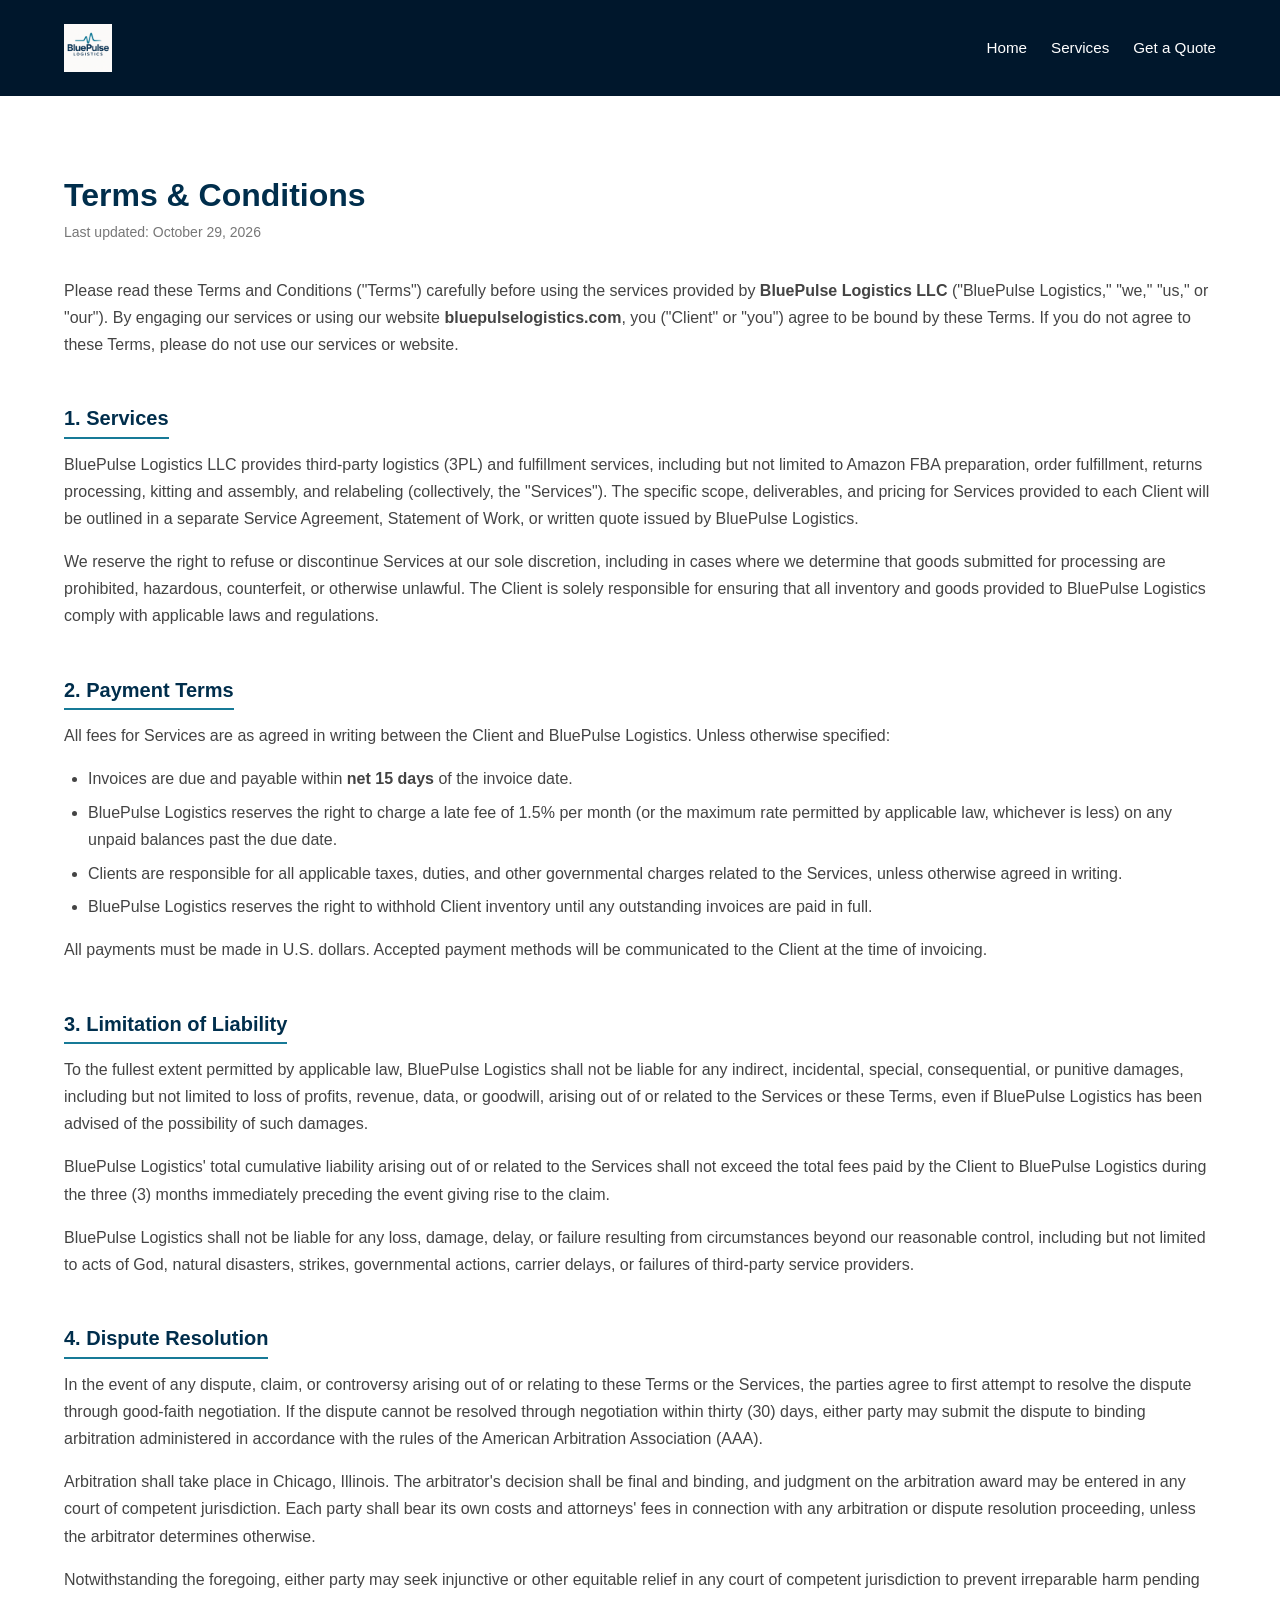
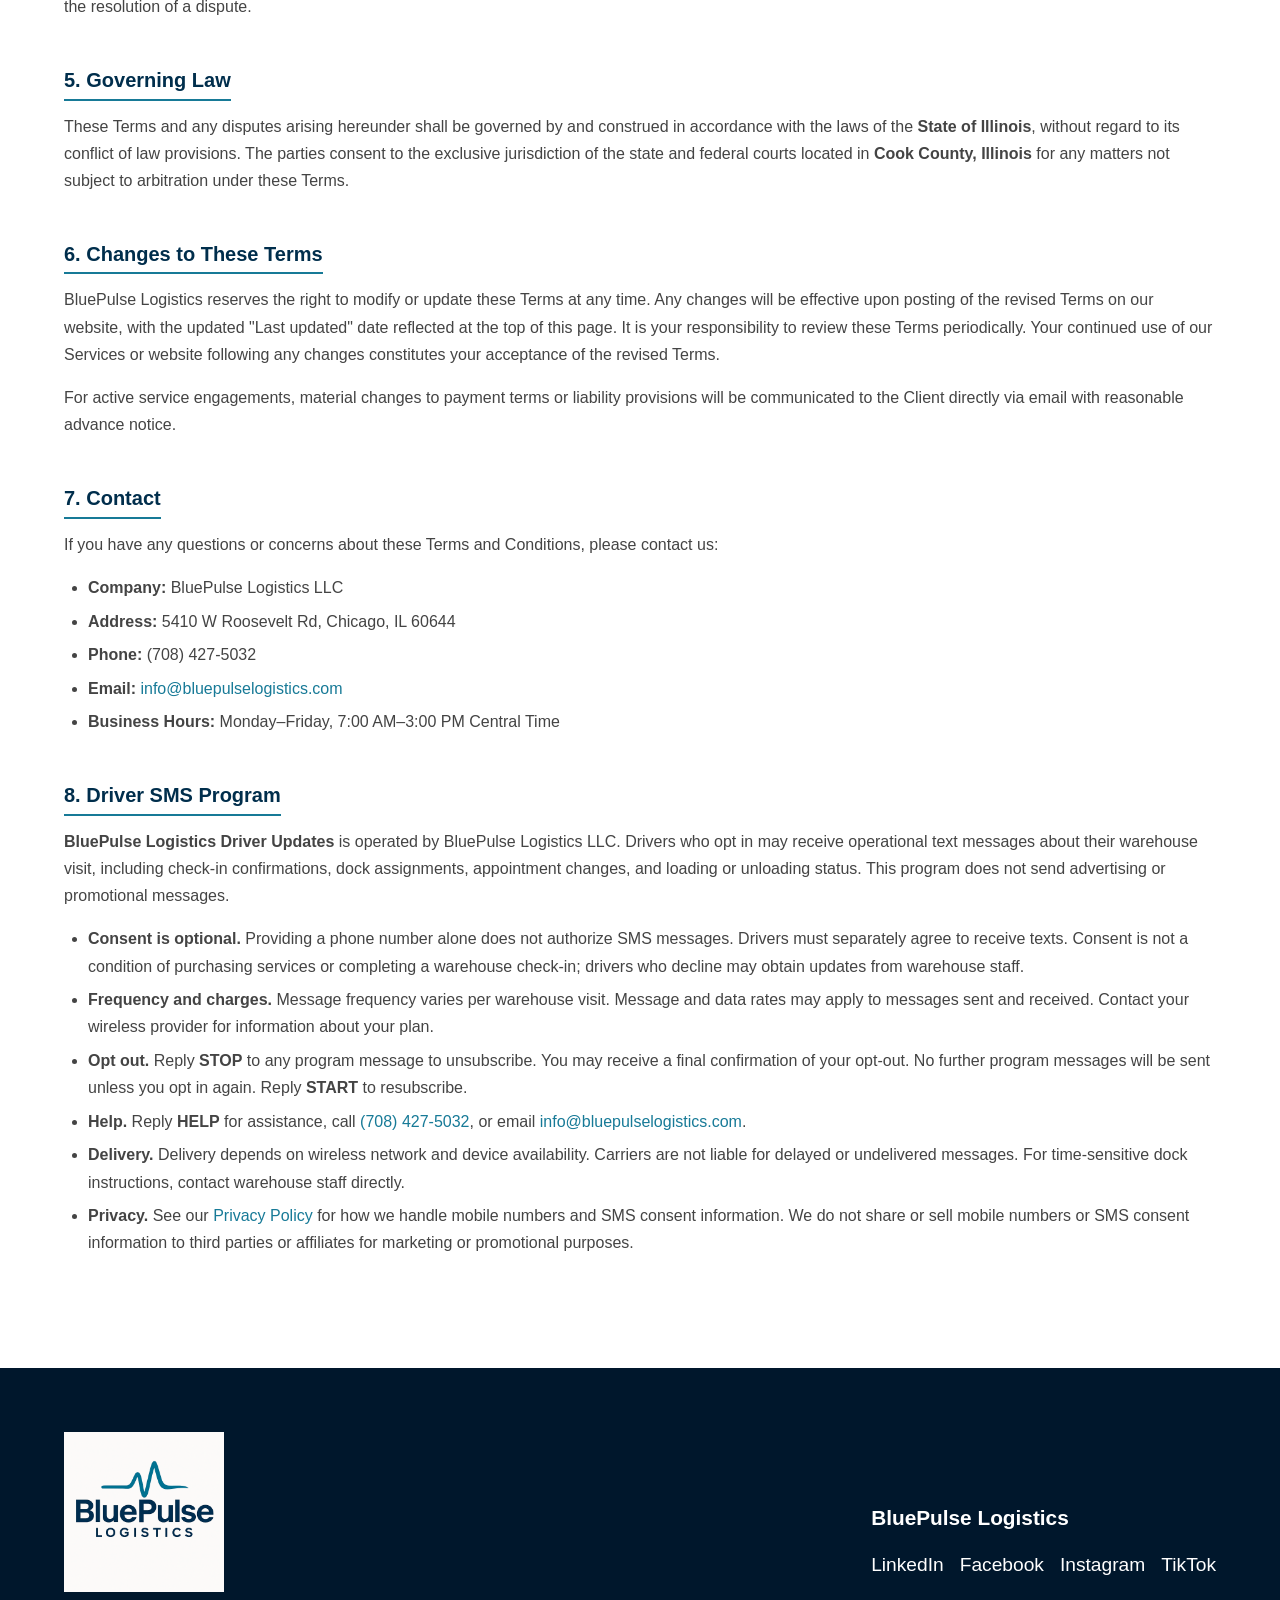
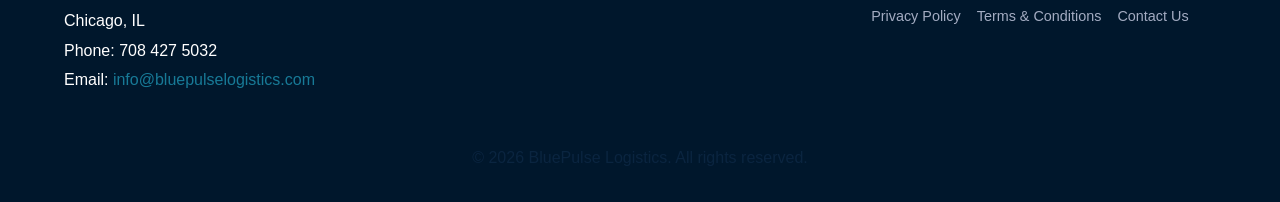
<file: website/terms-and-conditions.html>
<!DOCTYPE html>
<html lang="en">
  <head>
    <meta charset="UTF-8" />
    <meta http-equiv="X-UA-Compatible" content="IE=edge" />
    <meta name="viewport" content="width=device-width, initial-scale=1.0" />
    <title>Terms &amp; Conditions | BluePulse Logistics</title>
    <meta
      name="description"
      content="Terms and Conditions for BluePulse Logistics LLC — a Chicago-based 3PL fulfillment company."
    />
    <link rel="stylesheet" href="styles.css" />
    <style>
      /* Inner page header */
      .page-header {
        background-color: var(--primary-dark);
        padding: 1rem 0;
      }
      .page-header .container {
        display: flex;
        align-items: center;
        justify-content: space-between;
        padding-top: 0.5rem;
        padding-bottom: 0.5rem;
      }
      .header-logo-link img {
        max-height: 48px;
        display: block;
      }
      .page-nav {
        display: flex;
        gap: 1.5rem;
      }
      .page-nav a {
        color: var(--light);
        font-weight: 500;
        font-size: 0.95rem;
      }
      .page-nav a:hover {
        color: var(--secondary-color);
      }

      /* Inner page content */
      .inner-page {
        padding: 3rem 0 4rem;
        background-color: var(--light);
      }
      .inner-page h1 {
        font-size: 2rem;
        color: var(--primary-color);
        margin-bottom: 0.4rem;
      }
      .inner-page .last-updated {
        font-size: 0.875rem;
        color: #777;
        margin-bottom: 2rem;
      }
      .inner-page h2 {
        font-size: 1.25rem;
        color: var(--primary-color);
        margin-top: 2rem;
        margin-bottom: 0.75rem;
        padding-bottom: 0.4rem;
        border-bottom: 2px solid var(--secondary-color);
        display: inline-block;
      }
      .inner-page p {
        color: #444;
        margin-bottom: 1rem;
        line-height: 1.7;
      }
      .inner-page ul {
        margin-left: 1.5rem;
        margin-bottom: 1rem;
        color: #444;
        line-height: 1.7;
      }
      .inner-page ul li {
        margin-bottom: 0.4rem;
      }

      /* Footer legal links */
      .footer-links {
        display: flex;
        flex-wrap: wrap;
        gap: 1rem;
        margin-top: 0.5rem;
      }
      .footer-links a {
        color: #a3acc2;
        font-size: 0.9rem;
        transition: color 0.3s ease;
      }
      .footer-links a:hover {
        color: var(--secondary-color);
      }
    </style>
  </head>
  <body>

    <!-- Page Header -->
    <header class="page-header">
      <div class="container">
        <a href="index.html" class="header-logo-link">
          <img src="assets/logo.png" alt="BluePulse Logistics logo" />
        </a>
        <nav class="page-nav">
          <a href="index.html">Home</a>
          <a href="index.html#services">Services</a>
          <a href="index.html#contact">Get a Quote</a>
        </nav>
      </div>
    </header>

    <!-- Terms & Conditions Content -->
    <main class="inner-page">
      <div class="container">
        <h1>Terms &amp; Conditions</h1>
        <p class="last-updated">Last updated: October 29, 2026</p>

        <p>
          Please read these Terms and Conditions ("Terms") carefully before using the services
          provided by <strong>BluePulse Logistics LLC</strong> ("BluePulse Logistics," "we," "us,"
          or "our"). By engaging our services or using our website <strong>bluepulselogistics.com</strong>,
          you ("Client" or "you") agree to be bound by these Terms. If you do not agree to these
          Terms, please do not use our services or website.
        </p>

        <h2>1. Services</h2>
        <p>
          BluePulse Logistics LLC provides third-party logistics (3PL) and fulfillment services,
          including but not limited to Amazon FBA preparation, order fulfillment, returns processing,
          kitting and assembly, and relabeling (collectively, the "Services"). The specific scope,
          deliverables, and pricing for Services provided to each Client will be outlined in a
          separate Service Agreement, Statement of Work, or written quote issued by BluePulse Logistics.
        </p>
        <p>
          We reserve the right to refuse or discontinue Services at our sole discretion, including
          in cases where we determine that goods submitted for processing are prohibited, hazardous,
          counterfeit, or otherwise unlawful. The Client is solely responsible for ensuring that all
          inventory and goods provided to BluePulse Logistics comply with applicable laws and
          regulations.
        </p>

        <h2>2. Payment Terms</h2>
        <p>
          All fees for Services are as agreed in writing between the Client and BluePulse Logistics.
          Unless otherwise specified:
        </p>
        <ul>
          <li>Invoices are due and payable within <strong>net 15 days</strong> of the invoice date.</li>
          <li>
            BluePulse Logistics reserves the right to charge a late fee of 1.5% per month (or the
            maximum rate permitted by applicable law, whichever is less) on any unpaid balances past
            the due date.
          </li>
          <li>
            Clients are responsible for all applicable taxes, duties, and other governmental charges
            related to the Services, unless otherwise agreed in writing.
          </li>
          <li>
            BluePulse Logistics reserves the right to withhold Client inventory until any outstanding
            invoices are paid in full.
          </li>
        </ul>
        <p>
          All payments must be made in U.S. dollars. Accepted payment methods will be communicated
          to the Client at the time of invoicing.
        </p>

        <h2>3. Limitation of Liability</h2>
        <p>
          To the fullest extent permitted by applicable law, BluePulse Logistics shall not be liable
          for any indirect, incidental, special, consequential, or punitive damages, including but
          not limited to loss of profits, revenue, data, or goodwill, arising out of or related to
          the Services or these Terms, even if BluePulse Logistics has been advised of the
          possibility of such damages.
        </p>
        <p>
          BluePulse Logistics' total cumulative liability arising out of or related to the Services
          shall not exceed the total fees paid by the Client to BluePulse Logistics during the
          three (3) months immediately preceding the event giving rise to the claim.
        </p>
        <p>
          BluePulse Logistics shall not be liable for any loss, damage, delay, or failure resulting
          from circumstances beyond our reasonable control, including but not limited to acts of
          God, natural disasters, strikes, governmental actions, carrier delays, or failures of
          third-party service providers.
        </p>

        <h2>4. Dispute Resolution</h2>
        <p>
          In the event of any dispute, claim, or controversy arising out of or relating to these
          Terms or the Services, the parties agree to first attempt to resolve the dispute through
          good-faith negotiation. If the dispute cannot be resolved through negotiation within
          thirty (30) days, either party may submit the dispute to binding arbitration administered
          in accordance with the rules of the American Arbitration Association (AAA).
        </p>
        <p>
          Arbitration shall take place in Chicago, Illinois. The arbitrator's decision shall be
          final and binding, and judgment on the arbitration award may be entered in any court
          of competent jurisdiction. Each party shall bear its own costs and attorneys' fees in
          connection with any arbitration or dispute resolution proceeding, unless the arbitrator
          determines otherwise.
        </p>
        <p>
          Notwithstanding the foregoing, either party may seek injunctive or other equitable relief
          in any court of competent jurisdiction to prevent irreparable harm pending the resolution
          of a dispute.
        </p>

        <h2>5. Governing Law</h2>
        <p>
          These Terms and any disputes arising hereunder shall be governed by and construed in
          accordance with the laws of the <strong>State of Illinois</strong>, without regard to its
          conflict of law provisions. The parties consent to the exclusive jurisdiction of the
          state and federal courts located in <strong>Cook County, Illinois</strong> for any matters
          not subject to arbitration under these Terms.
        </p>

        <h2>6. Changes to These Terms</h2>
        <p>
          BluePulse Logistics reserves the right to modify or update these Terms at any time. Any
          changes will be effective upon posting of the revised Terms on our website, with the
          updated "Last updated" date reflected at the top of this page. It is your responsibility
          to review these Terms periodically. Your continued use of our Services or website
          following any changes constitutes your acceptance of the revised Terms.
        </p>
        <p>
          For active service engagements, material changes to payment terms or liability provisions
          will be communicated to the Client directly via email with reasonable advance notice.
        </p>

        <h2>7. Contact</h2>
        <p>
          If you have any questions or concerns about these Terms and Conditions, please contact us:
        </p>
        <ul>
          <li><strong>Company:</strong> BluePulse Logistics LLC</li>
          <li><strong>Address:</strong> 5410 W Roosevelt Rd, Chicago, IL 60644</li>
          <li><strong>Phone:</strong> (708) 427-5032</li>
          <li><strong>Email:</strong> <a href="mailto:info@bluepulselogistics.com">info@bluepulselogistics.com</a></li>
          <li><strong>Business Hours:</strong> Monday–Friday, 7:00 AM–3:00 PM Central Time</li>
        </ul>
        <h2 id="sms">8. Driver SMS Program</h2>
        <p>
          <strong>BluePulse Logistics Driver Updates</strong> is operated by BluePulse Logistics LLC.
          Drivers who opt in may receive operational text messages about their warehouse visit,
          including check-in confirmations, dock assignments, appointment changes, and loading
          or unloading status. This program does not send advertising or promotional messages.
        </p>
        <ul>
          <li><strong>Consent is optional.</strong> Providing a phone number alone does not authorize
            SMS messages. Drivers must separately agree to receive texts. Consent is not a condition
            of purchasing services or completing a warehouse check-in; drivers who decline may
            obtain updates from warehouse staff.</li>
          <li><strong>Frequency and charges.</strong> Message frequency varies per warehouse visit.
            Message and data rates may apply to messages sent and received. Contact your wireless
            provider for information about your plan.</li>
          <li><strong>Opt out.</strong> Reply <strong>STOP</strong> to any program message to unsubscribe.
            You may receive a final confirmation of your opt-out. No further program messages will
            be sent unless you opt in again. Reply <strong>START</strong> to resubscribe.</li>
          <li><strong>Help.</strong> Reply <strong>HELP</strong> for assistance, call
            <a href="tel:+17084275032">(708) 427-5032</a>, or email
            <a href="mailto:info@bluepulselogistics.com">info@bluepulselogistics.com</a>.</li>
          <li><strong>Delivery.</strong> Delivery depends on wireless network and device availability.
            Carriers are not liable for delayed or undelivered messages. For time-sensitive dock
            instructions, contact warehouse staff directly.</li>
          <li><strong>Privacy.</strong> See our <a href="privacy-policy.html">Privacy Policy</a>
            for how we handle mobile numbers and SMS consent information. We do not share or sell
            mobile numbers or SMS consent information to third parties or affiliates for marketing
            or promotional purposes.</li>
        </ul>

      </div>
    </main>

    <!-- Footer -->
    <footer class="footer">
      <div class="container footer-flex">
        <div class="footer-left">
          <img src="assets/logo.png" alt="BluePulse Logistics logo" />
          <p>Chicago, IL</p>
          <p>Phone: 708 427 5032</p>
          <p>Email: <a href="mailto:info@bluepulselogistics.com">info@bluepulselogistics.com</a></p>
        </div>
        <div class="footer-right">
          <a href="index.html" class="footer-logo">BluePulse Logistics</a>
          <div class="social-links">
            <a href="terms-and-conditions.html#" aria-label="LinkedIn">LinkedIn</a>
            <a href="terms-and-conditions.html#" aria-label="Facebook">Facebook</a>
            <a href="https://www.instagram.com/bluepulselogistics?igsh=MWE3aXNuZzh0MmhoZA%3D%3D&utm_source=qr" aria-label="Instagram">Instagram</a>
            <a href="https://www.tiktok.com/@bluepulselogistics?_t=ZT-8zLG9kw2bE5&_r=1" aria-label="TikTok">TikTok</a>
          </div>
          <div class="footer-links">
            <a href="privacy-policy.html">Privacy Policy</a>
            <a href="terms-and-conditions.html">Terms &amp; Conditions</a>
            <a href="contact-us.html">Contact Us</a>
          </div>
        </div>
      </div>
      <div class="copyright">
        <p>&copy; <span id="year"></span> BluePulse Logistics. All rights reserved.</p>
      </div>
    </footer>

    <script>
      document.getElementById('year').textContent = new Date().getFullYear();
    </script>
  
</body>
</html>
</file>
<file: website/styles.css>
/*
 * Stylesheet for the BluePulse Logistics single‑page website.
 *
 * The site uses CSS variables for colours to make it easy to adjust
 * the palette.  Primary and accent colours correspond to the navy
 * blue and orange defined by the user.  Responsive design is
 * implemented via flexbox and grid with a mobile‑first approach.
 */

/* Colour palette */
:root {
  /* Updated palette to reflect the BluePulse logo colours.  The primary
     colour is a deep blue sampled from the logo, and the secondary
     colour is a teal tone drawn from the heartbeat symbol. */
  --primary-color: #002e4c; /* Deep BluePulse navy */
  --primary-dark: #00172c;
  --secondary-color: #177a97; /* Teal accent */
  --light: #ffffff;
  --text-dark: #0a2540;
  --text-light: #f5f7fa;
  --background-light: #f9f9fb;
}

/* Global resets */
* {
  box-sizing: border-box;
  margin: 0;
  padding: 0;
}

body {
  font-family: -apple-system, BlinkMacSystemFont, 'Segoe UI', Roboto, Oxygen,
    Ubuntu, Cantarell, 'Open Sans', 'Helvetica Neue', sans-serif;
  color: var(--text-dark);
  line-height: 1.6;
  background-color: var(--light);
}

h1,
h2,
h3 {
  margin-bottom: 0.5rem;
  font-weight: 600;
  line-height: 1.2;
}

p {
  margin-bottom: 1rem;
  color: var(--text-dark);
  font-size: 1rem;
}

a {
  /* Links inherit the teal accent colour for calls‑to‑action. */
  color: var(--secondary-color);
  text-decoration: none;
  transition: color 0.3s ease;
}

a:hover {
  /* Darker teal for hover state of links */
  color: #4594ab;
}

.container {
  width: 90%;
  max-width: 1200px;
  margin: 0 auto;
  padding: 2rem 0;
}

/* Hero Section */
.hero {
  position: relative;
  min-height: 100vh;
  display: flex;
  align-items: center;
  justify-content: center;
  text-align: center;
  color: var(--light);
  background-image: url('assets/hero-bg.png');
  background-size: cover;
  background-position: center;
}

.hero .overlay {
  position: absolute;
  top: 0;
  left: 0;
  width: 100%;
  height: 100%;
  background: rgba(0, 0, 0, 0.5);
  z-index: 0;
}

.hero-content {
  position: relative;
  z-index: 1;
  max-width: 700px;
  padding: 0 1rem;
}

.hero-content h1 {
  font-size: 2.75rem;
  margin-bottom: 1rem;
  color: var(--light);
}

.hero-content p {
  font-size: 1.3rem;
  margin-bottom: 1.5rem;
  color: var(--light);
}

.btn-primary {
  display: inline-block;
  background-color: var(--secondary-color);
  color: var(--light);
  padding: 0.8rem 2rem;
  border-radius: 4px;
  font-size: 1rem;
  cursor: pointer;
  transition: background-color 0.3s ease;
}

.btn-primary:hover {
  /* Slightly darker teal on hover for better contrast */
  background-color: #136d8e;
}

/* Services Section */
.services {
  /* Use a clean white background so the icons pop and the band matches the
     reference layout. */
  background-color: var(--light);
  padding: 4rem 0;
  text-align: center;
}

.services h2 {
  margin-bottom: 2rem;
  font-size: 2rem;
  color: var(--primary-color);
}

.services-grid {
  /* Lay out service items in a single row with wrap and even spacing */
  display: flex;
  flex-wrap: wrap;
  justify-content: space-around;
  gap: 2rem;
}

.service-item {
  /* For a cleaner services layout, remove card styling so icons and labels sit
     directly on the section background. */
  background: transparent;
  border: none;
  border-radius: 0;
  padding: 1rem 0;
  box-shadow: none;
  transition: transform 0.2s ease;
}

.service-item:hover {
  transform: translateY(-4px);
}

/*
 * Emoji icons for the service grid.  Using a class allows us to
 * maintain consistent sizing and spacing across all items.  The
 * colour inherits from the --secondary-color variable.
 */
.service-icon {
  /* The wrapper remains a span to preserve semantic grouping.  Icons are sized
     via the nested SVG below. */
  display: block;
  margin-bottom: 0.5rem;
  color: var(--secondary-color);
}

/* Ensure inline SVGs scale uniformly and inherit the accent colour.  The
   service icons are larger than the reasons icons to draw more attention. */
.service-icon svg {
  width: 3.5rem;
  height: 3.5rem;
  fill: currentColor;
}

.service-item h3 {
  margin-bottom: 0;
  font-size: 1rem;
  font-weight: 500;
  color: var(--primary-color);
}

.service-item p {
  font-size: 0.95rem;
  color: #555;
}

/* Why Choose Us */
/* Why Choose Us */
.why {
  padding: 4rem 0;
  /* A very light grey background helps the “Why Choose Us” band stand apart without
     competing with the hero or services sections. */
  background-color: #f5f7fa;
  text-align: center;
}

.why h2 {
  margin-bottom: 2rem;
  font-size: 2rem;
  color: var(--primary-color);
}

/* Display the "Why Choose Us" items in a row to mirror the reference layout. */
/* Layout for the reasons: display each as a horizontal pair of icon and text */
.why-grid {
  display: flex;
  flex-wrap: wrap;
  justify-content: center;
  align-items: center;
  gap: 3rem;
}

/* Each reason item arranges its icon and heading horizontally */
.why-item {
  display: flex;
  align-items: center;
  gap: 0.5rem;
  padding: 0.5rem 0;
  border: none;
  background: transparent;
  box-shadow: none;
}

/* The icon wrapper uses flex so the inline SVG can inherit the accent colour */
.why-icon {
  display: flex;
  align-items: center;
  justify-content: center;
  color: var(--secondary-color);
}

.why-icon svg {
  width: 2.5rem;
  height: 2.5rem;
  fill: currentColor;
}

.why-item h3 {
  font-size: 1rem;
  margin: 0;
  font-weight: 500;
  color: var(--primary-color);
}

/* Contact Section */
.contact {
  padding: 4rem 0;
  /* Match the white contact section from the reference design */
  background-color: var(--light);
}

.contact h2 {
  text-align: center;
  margin-bottom: 1rem;
  font-size: 2rem;
  color: var(--primary-color);
}

.contact p {
  text-align: center;
  margin-bottom: 2rem;
  color: #555;
  max-width: 600px;
  margin-left: auto;
  margin-right: auto;
}

.contact form {
  max-width: 600px;
  margin: 0 auto;
  display: flex;
  flex-direction: column;
  gap: 1rem;
}

.form-group {
  display: flex;
  flex-direction: column;
}

.form-group label {
  margin-bottom: 0.3rem;
  font-weight: 500;
  color: var(--primary-color);
}

.form-group input,
.form-group textarea {
  padding: 0.6rem;
  border: 1px solid #d1d5db;
  border-radius: 4px;
  font-size: 1rem;
  resize: vertical;
}

.form-group input:focus,
  .form-group textarea:focus {
  outline: none;
  border-color: var(--secondary-color);
  /* Teal tinted focus ring */
  box-shadow: 0 0 0 3px rgba(23, 122, 151, 0.2);
}

/* Layout for name and email inputs side by side */
.form-row {
  display: flex;
  flex-wrap: wrap;
  gap: 1rem;
}
.form-row .form-group {
  flex: 1;
}

/* Footer */
.footer {
  background-color: var(--primary-dark);
  color: var(--light);
  padding: 2rem 0 1rem;
}

.footer-flex {
  display: flex;
  flex-direction: column;
  gap: 2rem;
  justify-content: space-between;
  align-items: flex-start;
}

.footer-left img {
  max-width: 160px;
  margin-bottom: 0.5rem;
}

.footer-left p {
  margin-bottom: 0.25rem;
  color: var(--light);
}

.footer-right {
  display: flex;
  flex-direction: column;
  align-items: flex-start;
  gap: 1rem;
}

.footer-logo {
  font-size: 1.3rem;
  font-weight: 600;
  color: var(--light);
}

.social-links {
  display: flex;
  gap: 1rem;
}

.social-links a {
  color: var(--light);
  font-size: 1.2rem;
  transition: color 0.3s ease;
}

.social-links a:hover {
  color: var(--secondary-color);
}

.copyright {
  text-align: center;
  margin-top: 1rem;
  font-size: 0.875rem;
  color: #a3acc2;
}

/* Responsive adjustments */
@media (min-width: 768px) {
  .footer-flex {
    flex-direction: row;
    align-items: center;
  }
  .hero-content h1 {
    font-size: 3.5rem;
  }
  .hero-content p {
    font-size: 1.5rem;
  }
}
</file>
